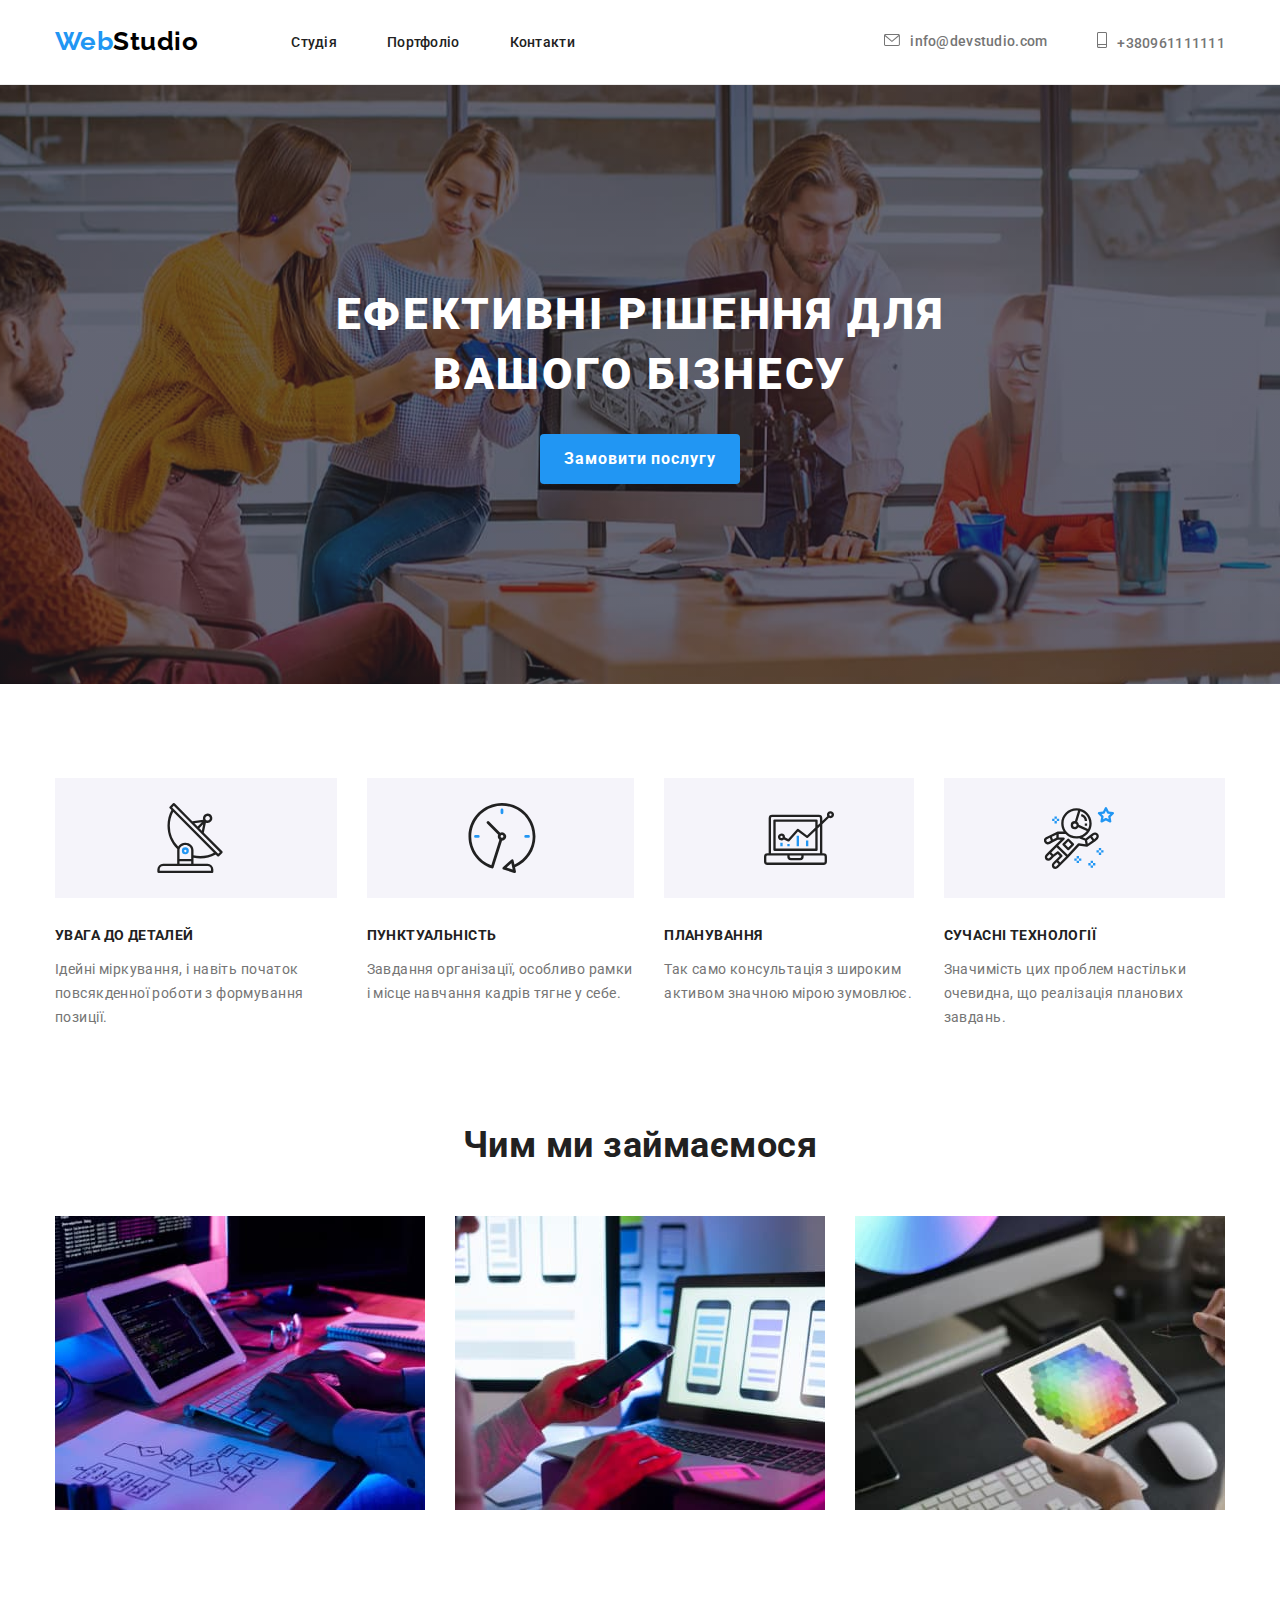
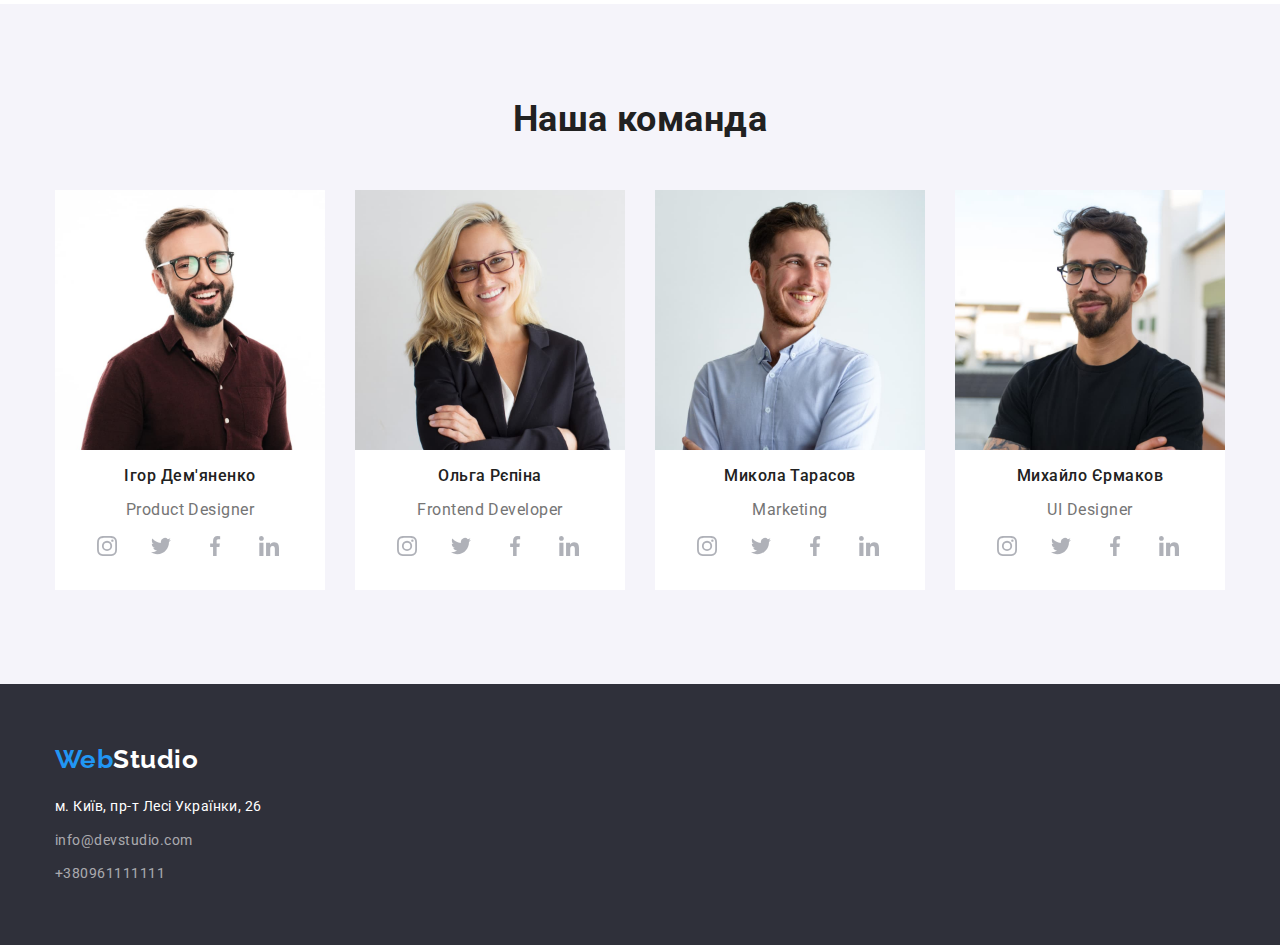
<file: index.html>
<!DOCTYPE html>
<html lang="uk">
  <head>
    <meta charset="UTF-8" />
    <meta http-equiv="X-UA-Compatible" content="IE=edge" />
    <meta name="viewport" content="width=device-width, initial-scale=1.0" />
    <title>Web Studio</title>
    <link rel="stylesheet" href="./CSS/modern-norm.css" />
    <link rel="stylesheet" href="CSS/styles.css" />
    <link
      href="https://fonts.googleapis.com/css2?family=Medula+One&family=Raleway:wght@700&family=Roboto:wght@400;500;700;900&display=swap"
      rel="stylesheet"
    />
  </head>
  <body>
    <!-- Шапка -->
    <header class="head-box">
      <div class="container box-top">
        <a href="index.html" class="logo">
          <span class="web-word">Web</span
          ><span class="studio-word">Studio</span>
        </a>
        <nav>
          <ul class="site-navig">
            <li><a href="./index.html">Студія</a></li>
            <li><a href="./portfolio.html">Портфоліо</a></li>
            <li><a href="#">Контакти</a></li>
          </ul>
        </nav>
        <ul class="contact-navig">
          <li class="mail">
            <a href="mailto:info@devstudio.com">
              <svg class="envelope">
                <use
                  href="./images/symbol-defs2.svg#icon-envelope-hover"
                ></use></svg
              >info@devstudio.com</a
            >
          </li>
          <li>
            <a href="tel:+380961111111">
              <svg class="smartphone">
                <use
                  href="./images/symbol-defs2.svg#icon-smartphone"
                ></use></svg
              >+380961111111</a
            >
          </li>
        </ul>
      </div>
    </header>

    <main>
      <!-- Герой -->

      <section class="hero">
        <div class="container">
          <h1 class="hero-title">Ефективні рішення для вашого бізнесу</h1>
          <button type="button" class="service-order">Замовити послугу</button>
        </div>
      </section>
      <!-- Наші переваги  -->
      <section class="advantages">
        <div class="container">
          <ul class="advantages-list">
            <li>
              <div class="advantage-icon">
                <svg class="icon-item">
                  <use href="./images/symbol-defs2.svg#icon-antenna-1"></use>
                </svg>
              </div>
              <h3 class="advantages-title">УВАГА ДО ДЕТАЛЕЙ</h3>
              <p class="advantages-text">
                Ідейні міркування, і навіть початок повсякденної роботи з
                формування позиції.
              </p>
            </li>
            <li>
              <div class="advantage-icon">
                <svg class="icon-item">
                  <use href="./images/symbol-defs2.svg#icon-clock-1"></use>
                </svg>
              </div>
              <h3 class="advantages-title">ПУНКТУАЛЬНІСТЬ</h3>
              <p class="advantages-text">
                Завдання організації, особливо рамки і місце навчання кадрів
                тягне у себе.
              </p>
            </li>
            <li>
              <div class="advantage-icon">
                <svg class="icon-item">
                  <use href="./images/symbol-defs2.svg#icon-diagram-1"></use>
                </svg>
              </div>
              <h3 class="advantages-title">ПЛАНУВАННЯ</h3>
              <p class="advantages-text">
                Так само консультація з широким активом значною мірою зумовлює.
              </p>
            </li>
            <li>
              <div class="advantage-icon">
                <svg class="icon-item">
                  <use href="./images/symbol-defs2.svg#icon-astronaut-1"></use>
                </svg>
              </div>
              <h3 class="advantages-title">СУЧАСНІ ТЕХНОЛОГІЇ</h3>
              <p class="advantages-text">
                Значимість цих проблем настільки очевидна, що реалізація
                планових завдань.
              </p>
            </li>
          </ul>
        </div>
      </section>
      <!-- Напрямки нашої діяльності -->
      <section class="activity">
        <div class="container">
          <div>
            <h2 class="activity-title">Чим ми займаємося</h2>
            <ul class="activity-list">
              <li>
                <a href=""
                  ><img
                    src="images/box1compress.jpg"
                    alt="Послуга 1"
                    width="370"
                /></a>
              </li>
              <li>
                <a href=""
                  ><img
                    src="images/box2compress.jpg"
                    alt="Послуга 2"
                    width="370"
                /></a>
              </li>
              <li>
                <a href=""
                  ><img
                    src="images/box3compress.jpg"
                    alt="Послуга 3"
                    width="370"
                /></a>
              </li>
            </ul>
          </div>
        </div>
      </section>
      <!-- Наші співробітники -->
      <section class="team">
        <div class="container">
          <h2 class="team-title">Наша команда</h2>
          <ul class="team-list">
            <li>
              <img
                src="images/img-teamcard-compres4.jpg"
                alt="Фото дизайнера"
                width="270"
              />
              <h3 class="team-member-name">Ігор Дем'яненко</h3>
              <p>Product Designer</p>
              <ul class="social-net">
                <a href=""
                  ><svg class="icon-team">
                    <use
                      href="./images/symbol-defs2.svg#icon-instagram-2"
                    ></use></svg
                ></a>
                <a href="">
                  <svg class="icon-team">
                    <use
                      href="./images/symbol-defs2.svg#icon-twitter-1"
                    ></use></svg
                ></a>
                <a href=""
                  ><svg class="icon-team">
                    <use
                      href="./images/symbol-defs2.svg#icon-facebook-1"
                    ></use></svg
                ></a>
                <a href=""
                  ><svg class="icon-team">
                    <use
                      href="./images/symbol-defs2.svg#icon-linkedin-1"
                    ></use></svg
                ></a>
              </ul>
            </li>
            <li>
              <img
                src="images/img-teamcard-compres1.jpg"
                alt="Фото розробниці"
                width="270"
              />
              <h3 class="team-member-name">Ольга Рєпіна</h3>
              <p>Frontend Developer</p>
              <ul class="social-net">
                <a href=""
                  ><svg class="icon-team">
                    <use
                      href="./images/symbol-defs2.svg#icon-instagram-2"
                    ></use></svg
                ></a>
                <a href="">
                  <svg class="icon-team">
                    <use
                      href="./images/symbol-defs2.svg#icon-twitter-1"
                    ></use></svg
                ></a>
                <a href=""
                  ><svg class="icon-team">
                    <use
                      href="./images/symbol-defs2.svg#icon-facebook-1"
                    ></use></svg
                ></a>
                <a href=""
                  ><svg class="icon-team">
                    <use
                      href="./images/symbol-defs2.svg#icon-linkedin-1"
                    ></use></svg
                ></a>
              </ul>
            </li>
            <li>
              <img
                src="images/img-teamcard-compres2.jpg"
                alt="Фото маркетолога"
                width="270"
              />
              <h3 class="team-member-name">Микола Тарасов</h3>
              <p>Marketing</p>
              <ul class="social-net">
                <a href=""
                  ><svg class="icon-team">
                    <use
                      href="./images/symbol-defs2.svg#icon-instagram-2"
                    ></use></svg
                ></a>
                <a href="">
                  <svg class="icon-team">
                    <use
                      href="./images/symbol-defs2.svg#icon-twitter-1"
                    ></use></svg
                ></a>
                <a href=""
                  ><svg class="icon-team">
                    <use
                      href="./images/symbol-defs2.svg#icon-facebook-1"
                    ></use></svg
                ></a>
                <a href=""
                  ><svg class="icon-team">
                    <use
                      href="./images/symbol-defs2.svg#icon-linkedin-1"
                    ></use></svg
                ></a>
              </ul>
            </li>
            <li>
              <img
                src="images/img-teamcard-compres3.jpg"
                alt="Фото UI дизайнера"
                width="270"
              />
              <h3 class="team-member-name">Михайло Єрмаков</h3>
              <p>UI Designer</p>
              <ul class="social-net">
                <a href=""
                  ><svg class="icon-team">
                    <use
                      href="./images/symbol-defs2.svg#icon-instagram-2"
                    ></use></svg
                ></a>
                <a href="">
                  <svg class="icon-team">
                    <use
                      href="./images/symbol-defs2.svg#icon-twitter-1"
                    ></use></svg
                ></a>
                <a href=""
                  ><svg class="icon-team">
                    <use
                      href="./images/symbol-defs2.svg#icon-facebook-1"
                    ></use></svg
                ></a>
                <a href=""
                  ><svg class="icon-team">
                    <use
                      href="./images/symbol-defs2.svg#icon-linkedin-1"
                    ></use></svg
                ></a>
              </ul>
            </li>
          </ul>
        </div>
      </section>
    </main>
    <footer class="bottom-block">
      <div class="container">
        <ul class="contact-foot">
          <li>
            <a href="index.html" class="logo-foot">
              <span class="web-word">Web</span
              ><span class="studio-word-white">Studio</span>
            </a>
          </li>
          <li class="post-addres">м. Київ, пр-т Лесі Українки, 26</li>
          <li class="contact-navig-foot">
            <a href="mailto:info@devstudio.com">info@devstudio.com</a>
          </li>
          <li class="contact-navig-foot">
            <a href="tel:+380961111111">+380961111111</a>
          </li>
        </ul>
      </div>
    </footer>
  </body>
</html>
</file>
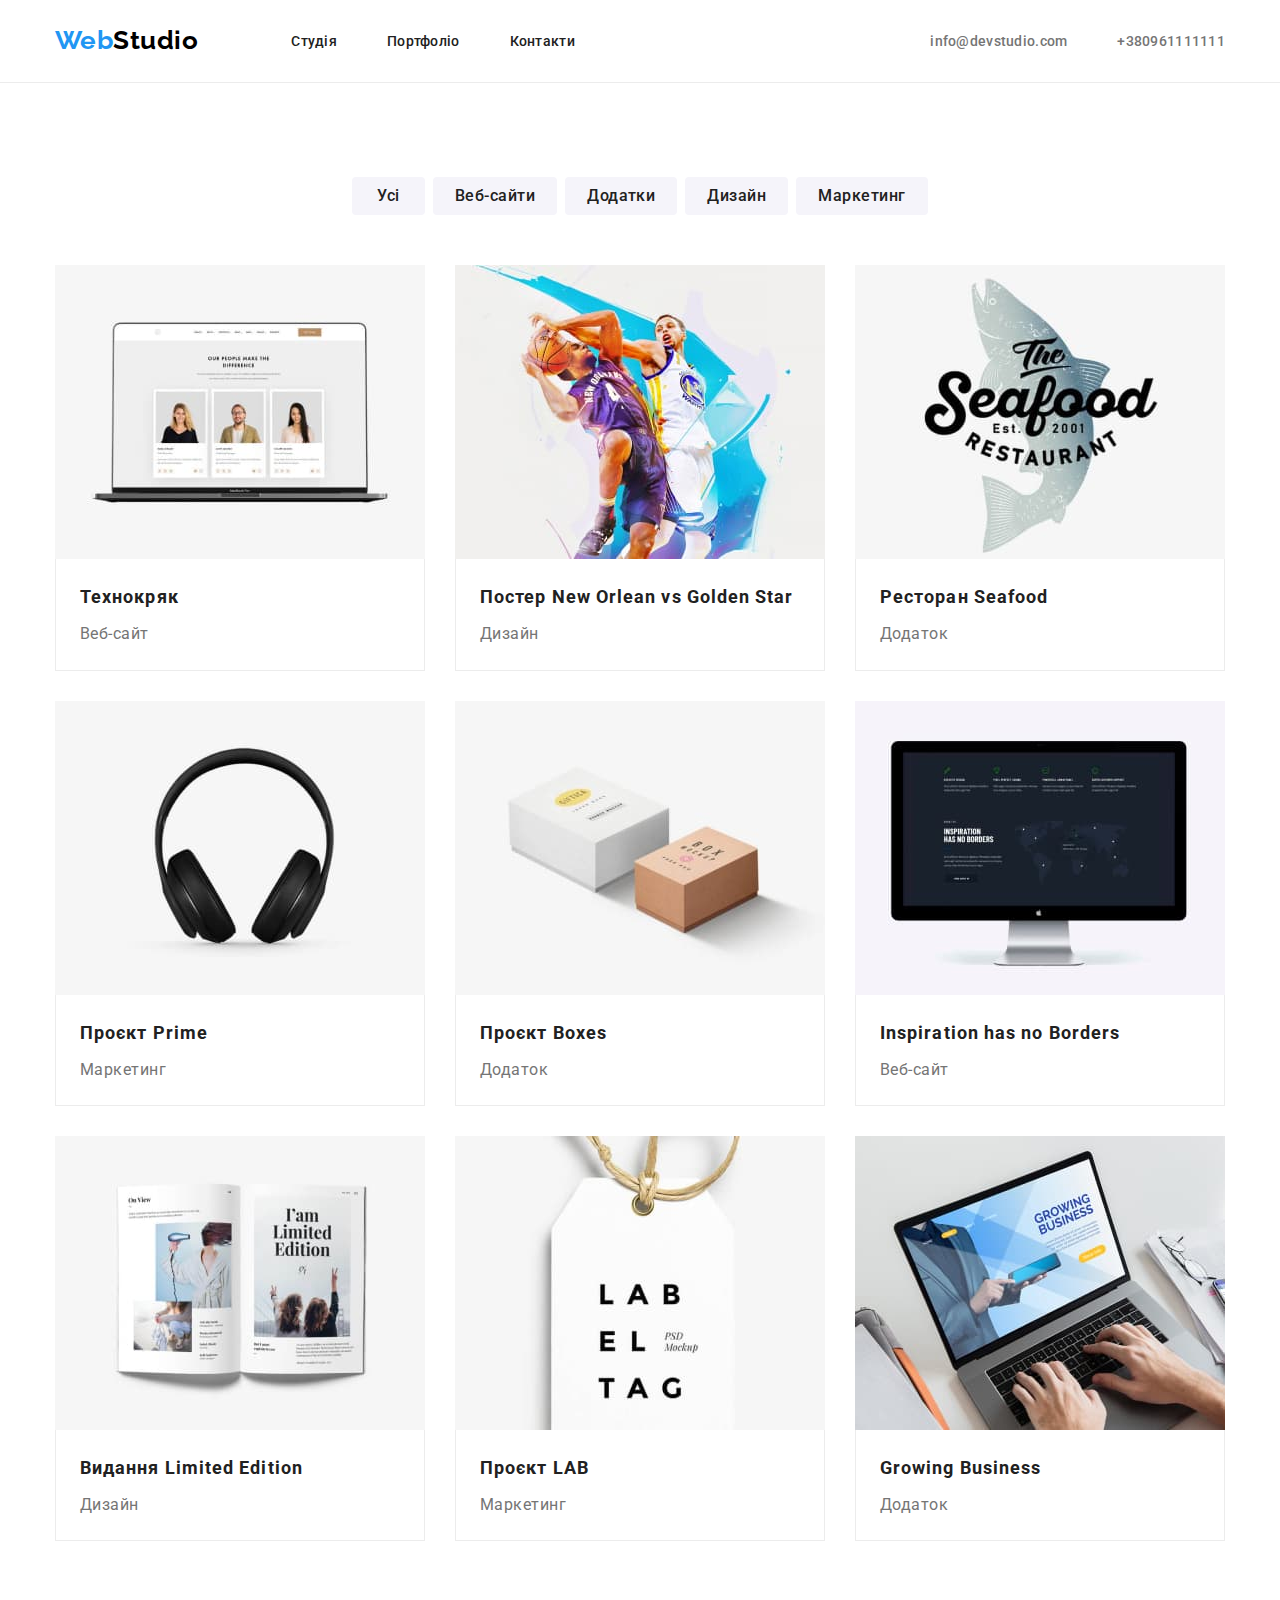
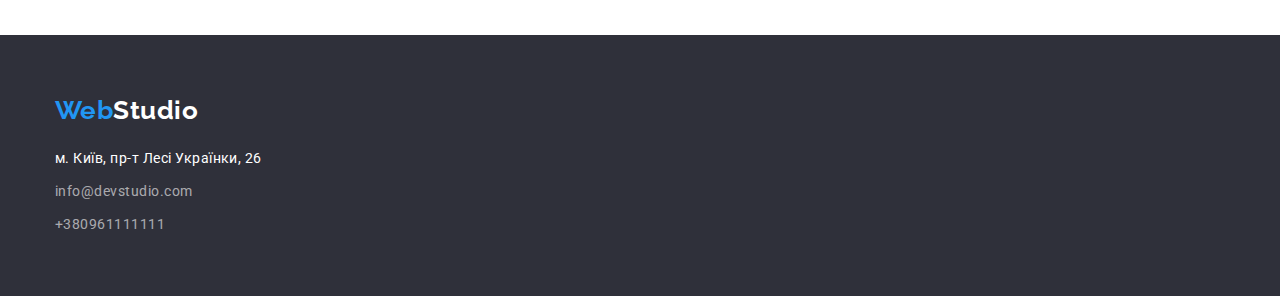
<file: portfolio.html>
<!DOCTYPE html>
<html lang="en">
  <head>
    <meta charset="UTF-8" />
    <meta http-equiv="X-UA-Compatible" content="IE=edge" />
    <meta name="viewport" content="width=device-width, initial-scale=1.0" />
    <title>Portfolio</title>
    <link rel="stylesheet" href="./CSS/modern-norm.css" />
    <link rel="stylesheet" href="CSS/styles.css" />
    <link
      href="https://fonts.googleapis.com/css2?family=Medula+One&family=Raleway:wght@700&family=Roboto:wght@400;500;700;900&display=swap"
      rel="stylesheet"
    />
  </head>
  <body>
    <!-- Шапка -->
    <header class="head-box">
      <div class="container box-top">
        <!-- <div class="box-top"> -->
        <a href="index.html" class="logo">
          <span class="web-word">Web</span
          ><span class="studio-word">Studio</span>
        </a>
        <nav>
          <ul class="site-navig">
            <li><a href="./index.html">Студія</a></li>
            <li><a href="./portfolio.html">Портфоліо</a></li>
            <li><a href="#">Контакти</a></li>
          </ul>
        </nav>
        <ul class="contact-navig">
          <li class="mail">
            <a href="mailto:info@devstudio.com">info@devstudio.com</a>
          </li>
          <li><a href="tel:+380961111111">+380961111111</a></li>
        </ul>
        <!-- </div> -->
      </div>
    </header>
    <main>
      <!-- Наше портфоліо -->
      <section class="portfolio">
        <div class="container">
          <!-- Навігація сторінки -->
          <ul class="portfolio-navig">
            <li>
              <button type="button" class="portfolio-navig-btn">
                <span class="first-btn">Усі</span>
              </button>
            </li>
            <li>
              <button type="button" class="portfolio-navig-btn">
                Веб-сайти
              </button>
            </li>
            <li>
              <button type="button" class="portfolio-navig-btn">Додатки</button>
            </li>
            <li>
              <button type="button" class="portfolio-navig-btn">Дизайн</button>
            </li>
            <li>
              <button type="button" class="portfolio-navig-btn">
                Маркетинг
              </button>
            </li>
          </ul>
          <!-- Приклади робіт -->
          <ul class="porfolio-list">
            <li>
              <a href="#"
                ><img
                  src="images/portfolio/img4.jpg"
                  alt="Постер веб-сайту"
                  width="370"
                />
                <div class="portfolio-once">
                  <h3 class="portfolio-item">Технокряк</h3>
                  <p class="portfolio-text">Веб-сайт</p>
                </div>
              </a>
            </li>
            <li>
              <a href="#"
                ><img
                  src="images/portfolio/img5.jpg"
                  alt="Приклад дизайну"
                  width="370"
                />
                <div class="portfolio-once">
                  <h3 class="portfolio-item">
                    Постер New Orlean vs Golden Star
                  </h3>
                  <p class="portfolio-text">Дизайн</p>
                </div>
              </a>
            </li>
            <li>
              <a href="#"
                ><img
                  src="images/portfolio/img6.jpg"
                  alt="Постер додатку"
                  width="370"
                />
                <div class="portfolio-once">
                  <h3 class="portfolio-item">Ресторан Seafood</h3>
                  <p class="portfolio-text">Додаток</p>
                </div>
              </a>
            </li>
            <li>
              <a href="#"
                ><img
                  src="images/portfolio/img7.jpg"
                  alt="Постер проекту"
                  width="370"
                />
                <div class="portfolio-once">
                  <h3 class="portfolio-item">Проєкт Prime</h3>
                  <p class="portfolio-text">Маркетинг</p>
                </div>
              </a>
            </li>
            <li>
              <a href="#"
                ><img
                  src="images/portfolio/img8.jpg"
                  alt="Постер додатку"
                  width="370"
                />
                <div class="portfolio-once">
                  <h3 class="portfolio-item">Проєкт Boxes</h3>
                  <p class="portfolio-text">Додаток</p>
                </div>
              </a>
            </li>
            <li>
              <a href="#"
                ><img
                  src="images/portfolio/img9.jpg"
                  alt="Постер веб-сайту"
                  width="370"
                />
                <div class="portfolio-once">
                  <h3 class="portfolio-item">Inspiration has no Borders</h3>
                  <p class="portfolio-text">Веб-сайт</p>
                </div>
              </a>
            </li>
            <li>
              <a href="#"
                ><img
                  src="images/portfolio/img10.jpg"
                  alt="Приклад дизайну"
                  width="370"
                />
                <div class="portfolio-once">
                  <h3 class="portfolio-item">Видання Limited Edition</h3>
                  <p class="portfolio-text">Дизайн</p>
                </div>
              </a>
            </li>
            <li>
              <a href="#"
                ><img
                  src="images/portfolio/img11.jpg"
                  alt="Постер проекту"
                  width="370"
                />
                <div class="portfolio-once">
                  <h3 class="portfolio-item">Проєкт LAB</h3>
                  <p class="portfolio-text">Маркетинг</p>
                </div>
              </a>
            </li>
            <li>
              <a href="#"
                ><img
                  src="images/portfolio/img12.jpg"
                  alt="Постер додатку"
                  width="370"
                />
                <div class="portfolio-once">
                  <h3 class="portfolio-item">Growing Business</h3>
                  <p class="portfolio-text">Додаток</p>
                </div>
              </a>
            </li>
          </ul>
        </div>
      </section>
    </main>
    <footer class="bottom-block">
      <div class="container">
        <ul class="contact-foot">
          <li>
            <a href="index.html" class="logo-foot">
              <span class="web-word">Web</span
              ><span class="studio-word-white">Studio</span>
            </a>
          </li>
          <li class="post-addres">м. Київ, пр-т Лесі Українки, 26</li>
          <li class="contact-navig-foot">
            <a href="mailto:info@devstudio.com">info@devstudio.com</a>
          </li>
          <li class="contact-navig-foot">
            <a href="tel:+380961111111">+380961111111</a>
          </li>
        </ul>
      </div>
    </footer>
  </body>
</html>
</file>
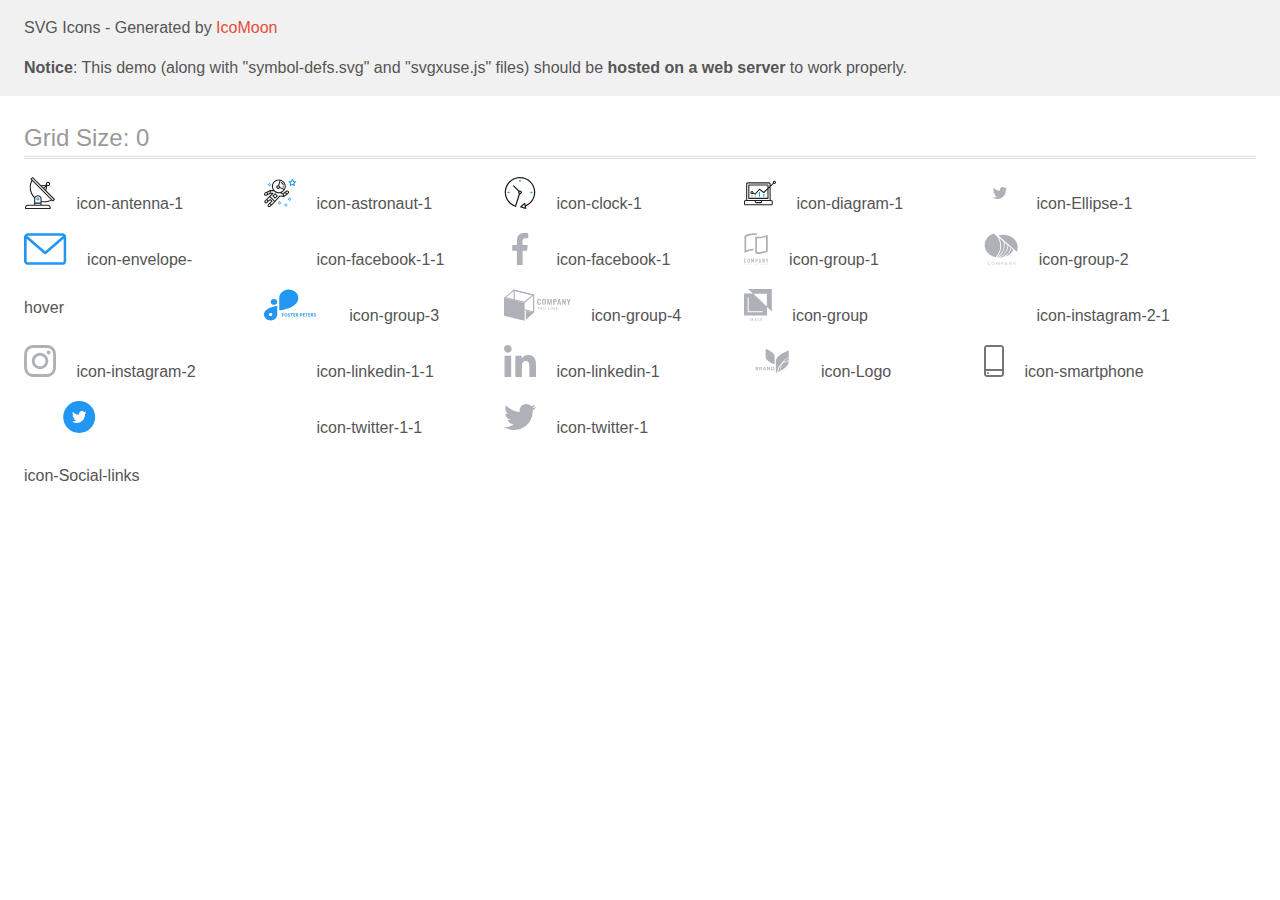
<file: images/Sprite/demo-external-svg.html>
<!doctype html>
<html>
<head>
    <title>IcoMoon - SVG Icons</title>
    <meta charset="utf-8">
    <meta name="viewport" content="width=device-width, initial-scale=1">
    <link rel="stylesheet" href="demo-files/demo.css">
    <link rel="stylesheet" href="style.css">
</head>
<body>
<header class="bgc1 clearfix">
<div class="mhl">
    <p>SVG Icons - Generated by <a href="https://icomoon.io/app">IcoMoon</a></p><p><strong>Notice</strong>: This demo (along with "symbol-defs.svg" and "svgxuse.js" files) should be <b>hosted on a web server</b> to work properly.</p>
</div>
</header>
    <div class="clearfix mhl ptl">
        <h1 class="mvm mtn fgc1">Grid Size: 0</h1>
        <div class="glyph fs1">
            <div class="clearfix pbs">
                <svg class="icon icon-antenna-1"><use xlink:href="symbol-defs.svg#icon-antenna-1"></use></svg><span class="name"> icon-antenna-1</span>
            </div>
        </div>
        <div class="glyph fs1">
            <div class="clearfix pbs">
                <svg class="icon icon-astronaut-1"><use xlink:href="symbol-defs.svg#icon-astronaut-1"></use></svg><span class="name"> icon-astronaut-1</span>
            </div>
        </div>
        <div class="glyph fs1">
            <div class="clearfix pbs">
                <svg class="icon icon-clock-1"><use xlink:href="symbol-defs.svg#icon-clock-1"></use></svg><span class="name"> icon-clock-1</span>
            </div>
        </div>
        <div class="glyph fs1">
            <div class="clearfix pbs">
                <svg class="icon icon-diagram-1"><use xlink:href="symbol-defs.svg#icon-diagram-1"></use></svg><span class="name"> icon-diagram-1</span>
            </div>
        </div>
        <div class="glyph fs1">
            <div class="clearfix pbs">
                <svg class="icon icon-Ellipse-1"><use xlink:href="symbol-defs.svg#icon-Ellipse-1"></use></svg><span class="name"> icon-Ellipse-1</span>
            </div>
        </div>
        <div class="glyph fs1">
            <div class="clearfix pbs">
                <svg class="icon icon-envelope-hover"><use xlink:href="symbol-defs.svg#icon-envelope-hover"></use></svg><span class="name"> icon-envelope-hover</span>
            </div>
        </div>
        <div class="glyph fs1">
            <div class="clearfix pbs">
                <svg class="icon icon-facebook-1-1"><use xlink:href="symbol-defs.svg#icon-facebook-1-1"></use></svg><span class="name"> icon-facebook-1-1</span>
            </div>
        </div>
        <div class="glyph fs1">
            <div class="clearfix pbs">
                <svg class="icon icon-facebook-1"><use xlink:href="symbol-defs.svg#icon-facebook-1"></use></svg><span class="name"> icon-facebook-1</span>
            </div>
        </div>
        <div class="glyph fs1">
            <div class="clearfix pbs">
                <svg class="icon icon-group-1"><use xlink:href="symbol-defs.svg#icon-group-1"></use></svg><span class="name"> icon-group-1</span>
            </div>
        </div>
        <div class="glyph fs1">
            <div class="clearfix pbs">
                <svg class="icon icon-group-2"><use xlink:href="symbol-defs.svg#icon-group-2"></use></svg><span class="name"> icon-group-2</span>
            </div>
        </div>
        <div class="glyph fs1">
            <div class="clearfix pbs">
                <svg class="icon icon-group-3"><use xlink:href="symbol-defs.svg#icon-group-3"></use></svg><span class="name"> icon-group-3</span>
            </div>
        </div>
        <div class="glyph fs1">
            <div class="clearfix pbs">
                <svg class="icon icon-group-4"><use xlink:href="symbol-defs.svg#icon-group-4"></use></svg><span class="name"> icon-group-4</span>
            </div>
        </div>
        <div class="glyph fs1">
            <div class="clearfix pbs">
                <svg class="icon icon-group"><use xlink:href="symbol-defs.svg#icon-group"></use></svg><span class="name"> icon-group</span>
            </div>
        </div>
        <div class="glyph fs1">
            <div class="clearfix pbs">
                <svg class="icon icon-instagram-2-1"><use xlink:href="symbol-defs.svg#icon-instagram-2-1"></use></svg><span class="name"> icon-instagram-2-1</span>
            </div>
        </div>
        <div class="glyph fs1">
            <div class="clearfix pbs">
                <svg class="icon icon-instagram-2"><use xlink:href="symbol-defs.svg#icon-instagram-2"></use></svg><span class="name"> icon-instagram-2</span>
            </div>
        </div>
        <div class="glyph fs1">
            <div class="clearfix pbs">
                <svg class="icon icon-linkedin-1-1"><use xlink:href="symbol-defs.svg#icon-linkedin-1-1"></use></svg><span class="name"> icon-linkedin-1-1</span>
            </div>
        </div>
        <div class="glyph fs1">
            <div class="clearfix pbs">
                <svg class="icon icon-linkedin-1"><use xlink:href="symbol-defs.svg#icon-linkedin-1"></use></svg><span class="name"> icon-linkedin-1</span>
            </div>
        </div>
        <div class="glyph fs1">
            <div class="clearfix pbs">
                <svg class="icon icon-Logo"><use xlink:href="symbol-defs.svg#icon-Logo"></use></svg><span class="name"> icon-Logo</span>
            </div>
        </div>
        <div class="glyph fs1">
            <div class="clearfix pbs">
                <svg class="icon icon-smartphone"><use xlink:href="symbol-defs.svg#icon-smartphone"></use></svg><span class="name"> icon-smartphone</span>
            </div>
        </div>
        <div class="glyph fs1">
            <div class="clearfix pbs">
                <svg class="icon icon-Social-links"><use xlink:href="symbol-defs.svg#icon-Social-links"></use></svg><span class="name"> icon-Social-links</span>
            </div>
        </div>
        <div class="glyph fs1">
            <div class="clearfix pbs">
                <svg class="icon icon-twitter-1-1"><use xlink:href="symbol-defs.svg#icon-twitter-1-1"></use></svg><span class="name"> icon-twitter-1-1</span>
            </div>
        </div>
        <div class="glyph fs1">
            <div class="clearfix pbs">
                <svg class="icon icon-twitter-1"><use xlink:href="symbol-defs.svg#icon-twitter-1"></use></svg><span class="name"> icon-twitter-1</span>
            </div>
        </div>
  </div>
<script defer src="svgxuse.js"></script>
</body>
</html>
</file>
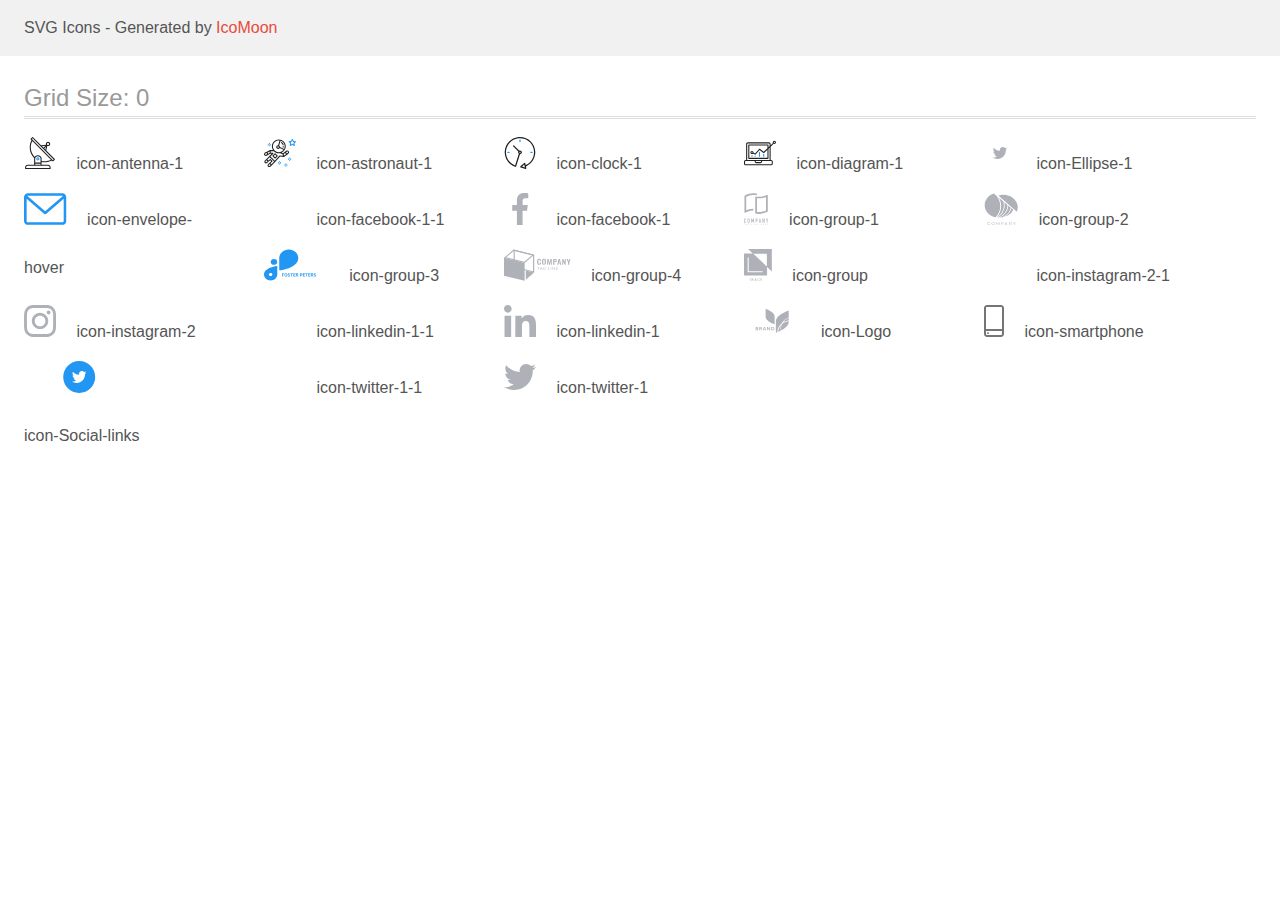
<file: images/Sprite/demo.html>
<!doctype html>
<html>
<head>
    <title>IcoMoon - SVG Icons</title>
    <meta charset="utf-8">
    <meta name="viewport" content="width=device-width, initial-scale=1">
    <link rel="stylesheet" href="demo-files/demo.css">
    <link rel="stylesheet" href="style.css">
</head>
<body>
<svg aria-hidden="true" style="position: absolute; width: 0; height: 0; overflow: hidden;" version="1.1" xmlns="http://www.w3.org/2000/svg" xmlns:xlink="http://www.w3.org/1999/xlink">
<defs>
<symbol id="icon-antenna-1" viewBox="0 0 32 32">
<path fill="#212121" style="fill: var(--color1, #212121)" d="M30.773 22.098l-8.443-8.505 0.937-4.616c0.225 0.090 0.485 0.144 0.758 0.146h0.007c0.008 0 0.017 0 0.026 0 1.192 0 2.159-0.967 2.159-2.159s-0.967-2.159-2.159-2.159c-1.192 0-2.159 0.967-2.159 2.159 0 0.259 0.046 0.508 0.13 0.739l-0.005-0.015-4.96 0.606-8.091-8.133c-0.096-0.098-0.229-0.159-0.376-0.16h-0c-0.14 0.001-0.274 0.057-0.373 0.155l-1.512 1.504c-0.096 0.097-0.156 0.23-0.156 0.377s0.060 0.281 0.156 0.377v0l0.814 0.825c-1.143 2.062-1.816 4.522-1.816 7.139 0 4.106 1.656 7.824 4.336 10.525l-0.001-0.001c0.043 0.041 0.092 0.074 0.146 0.097-0.032 0.164-0.051 0.353-0.052 0.546v6.188h-6.4c-1.472 0.001-2.666 1.194-2.667 2.666v1.067c0 0.295 0.239 0.534 0.534 0.534h24.534c0.294 0 0.533-0.239 0.533-0.534v-1.067c-0.002-1.472-1.195-2.665-2.666-2.666h-6.4v-2.742c1.003 0.21 2.024 0.317 3.049 0.32 2.58-0.003 5.005-0.663 7.117-1.822l-0.077 0.039 0.818 0.823c0.099 0.101 0.235 0.159 0.376 0.16 0.14-0.001 0.274-0.057 0.373-0.155l1.512-1.504c0.096-0.097 0.156-0.23 0.156-0.377s-0.060-0.281-0.156-0.377v0zM23.28 6.233c0.193-0.192 0.459-0.31 0.752-0.31 0.589 0 1.067 0.478 1.067 1.066s-0.477 1.066-1.067 1.066c-0 0-0 0-0 0h-0.004c-0.587-0.003-1.061-0.479-1.061-1.066 0-0.295 0.12-0.563 0.314-0.756l0-0h-0.002zM22.024 9.737l-0.598 2.946-1.175-1.183 1.774-1.763zM21.419 8.835l-1.92 1.909-1.486-1.493 3.406-0.416zM24.004 28.8c0.884 0 1.6 0.716 1.6 1.6v0 0.534h-23.466v-0.534c0-0.884 0.716-1.6 1.6-1.6v0h20.267zM16.538 26.666v1.067h-5.334v-1.067h5.334zM11.204 25.6v-4.053c0-1.294 1.196-2.346 2.667-2.346s2.667 1.053 2.667 2.346v4.053h-5.334zM17.604 23.904v-2.357c0-1.882-1.675-3.413-3.733-3.413-0.017-0-0.038-0-0.058-0-1.353 0-2.54 0.707-3.213 1.771l-0.009 0.016c-2.36-2.482-3.812-5.846-3.812-9.55 0-2.314 0.567-4.496 1.569-6.414l-0.036 0.077 18.602 18.709c-1.823 0.947-3.979 1.502-6.266 1.502-1.079 0-2.128-0.124-3.136-0.357l0.093 0.018zM28.893 23.22l-21.057-21.181 0.754-0.752 7.935 7.98c0.004 0 0.006 0.007 0.010 0.010l13.114 13.191-0.757 0.752z"></path>
<path fill="#2196f3" style="fill: var(--color2, #2196f3)" d="M13.876 20.267h-0.005c-0.001 0-0.002 0-0.002 0-0.884 0-1.6 0.716-1.6 1.6s0.715 1.599 1.597 1.6h0.005c0.001 0 0.001 0 0.002 0 0.884 0 1.6-0.716 1.6-1.6s-0.715-1.599-1.598-1.6h-0zM14.249 22.245c-0.096 0.096-0.229 0.155-0.376 0.155-0.295 0-0.534-0.239-0.534-0.534s0.238-0.533 0.532-0.533h0c0.293 0.001 0.531 0.239 0.531 0.533 0 0.148-0.060 0.282-0.157 0.378l-0 0h0.005z"></path>
</symbol>
<symbol id="icon-astronaut-1" viewBox="0 0 32 32">
<path fill="#2196f3" style="fill: var(--color2, #2196f3)" d="M31.974 4.524c-0.064-0.191-0.227-0.332-0.427-0.362l-0.003-0-1.911-0.278-0.855-1.731c-0.179-0.365-0.777-0.365-0.956 0l-0.855 1.731-1.911 0.278c-0.26 0.039-0.457 0.26-0.457 0.528 0 0.15 0.062 0.285 0.161 0.382l1.383 1.348-0.326 1.903c-0.034 0.2 0.048 0.402 0.212 0.522 0.166 0.12 0.383 0.135 0.562 0.040l1.709-0.899 1.709 0.899c0.072 0.038 0.157 0.061 0.247 0.061 0.295 0 0.534-0.239 0.534-0.534 0-0.031-0.003-0.062-0.008-0.092l0 0.003-0.326-1.903 1.383-1.348c0.099-0.097 0.161-0.233 0.161-0.382 0-0.059-0.009-0.115-0.027-0.168l0.001 0.004zM29.511 5.851c-0.126 0.122-0.183 0.299-0.153 0.472l0.191 1.114-1-0.526c-0.072-0.039-0.158-0.062-0.249-0.062s-0.177 0.023-0.252 0.063l0.003-0.001-1 0.526 0.191-1.114c0.005-0.027 0.008-0.059 0.008-0.091 0-0.149-0.061-0.285-0.16-0.381l-0-0-0.811-0.79 1.119-0.162c0.174-0.025 0.324-0.134 0.402-0.292l0.5-1.013 0.5 1.013c0.078 0.158 0.228 0.267 0.402 0.292l1.119 0.162-0.809 0.79zM26.134 20.522h-1.067v1.067h1.067v-1.067zM26.134 22.656h-1.067v1.066h1.067v-1.066zM27.2 21.589h-1.067v1.067h1.067v-1.067zM25.067 21.589h-1.067v1.067h1.067v-1.067zM22.4 26.389h-1.067v1.067h1.067v-1.067zM22.4 28.523h-1.067v1.067h1.067v-1.067zM23.467 27.456h-1.067v1.067h1.067v-1.067zM21.334 27.456h-1.067v1.067h1.067v-1.067zM16 24.256h-1.066v1.067h1.066v-1.067zM16 26.389h-1.066v1.067h1.066v-1.067zM17.067 25.322h-1.067v1.067h1.067v-1.067zM14.934 25.322h-1.067v1.067h1.067v-1.067zM5.867 6.122h-1.066v1.066h1.066v-1.066zM5.867 8.256h-1.066v1.066h1.066v-1.066zM6.933 7.189h-1.067v1.067h1.066v-1.067zM4.8 7.189h-1.067v1.067h1.067v-1.067z"></path>
<path fill="#212121" style="fill: var(--color1, #212121)" d="M24.715 14.16c-0.28-0.376-0.698-0.636-1.179-0.703l-0.009-0.001c-0.076-0.012-0.164-0.018-0.254-0.018-0.411 0-0.789 0.139-1.090 0.373l0.004-0.003-1.253 0.96-1.898 1.417-1.358-0.541c2.421-1.086 4.113-3.508 4.113-6.32 0-3.823-3.122-6.934-6.961-6.934s-6.961 3.11-6.961 6.934c0 1.386 0.415 2.674 1.12 3.759l-2.768-0.024c-0.009 0-0.016 0.005-0.023 0.005-0.057 0.003-0.11 0.014-0.159 0.033l0.004-0.001c-0.013 0.005-0.026 0.007-0.038 0.013-0.006 0.003-0.013 0.003-0.019 0.006l-3.233 1.596c-0 0-0.001 0-0.001 0.001l-1.893 0.91c-0.024 0.011-0.045 0.023-0.065 0.036l0.001-0.001c-0.482 0.324-0.795 0.867-0.795 1.483 0 0.297 0.073 0.577 0.201 0.823l-0.005-0.010c0.22 0.424 0.592 0.742 1.043 0.885l0.013 0.003c0.161 0.053 0.345 0.083 0.537 0.083 0.308 0 0.598-0.078 0.851-0.216l-0.009 0.005 1.388-0.738 2.264-1.169 1.357-0.008-5.442 5.415c0 0.001-0.001 0.001-0.001 0.001l-1.339 1.333c-0.303 0.299-0.491 0.714-0.491 1.173 0 0.002 0 0.003 0 0.005v-0c0.002 0.919 0.748 1.664 1.667 1.664 0.001 0 0.002 0 0.002 0h-0c0.428 0 0.854-0.162 1.18-0.485l1.314-1.309 1.741-1.3 0.901 0.897-3.102 3.088c-0.303 0.299-0.491 0.714-0.491 1.173 0 0.001 0 0.003 0 0.004v-0c0 0.445 0.174 0.864 0.49 1.179 0.302 0.3 0.717 0.485 1.176 0.485 0.001 0 0.002 0 0.003 0h-0c0.427 0 0.855-0.162 1.18-0.485l4.488-4.472c0.007-0.006 0.016-0.009 0.022-0.016l5.166-5.658 3.471 0.494c0.025 0.004 0.050 0.006 0.075 0.006 0.064 0 0.127-0.016 0.187-0.038 0.017-0.006 0.032-0.015 0.049-0.023 0.019-0.010 0.039-0.015 0.058-0.027l3.213-2.133c0.012-0.008 0.018-0.021 0.029-0.030 0.013-0.010 0.029-0.014 0.041-0.026l1.271-1.191c0.348-0.326 0.564-0.787 0.564-1.3 0-0.4-0.132-0.769-0.355-1.066l0.003 0.005zM2.13 17.77c-0.098 0.054-0.215 0.086-0.34 0.086-0.078 0-0.153-0.013-0.224-0.036l0.005 0.001c-0.294-0.093-0.504-0.364-0.504-0.683 0-0.235 0.114-0.444 0.289-0.575l0.002-0.001 1.314-0.632 0.316 0.924 0.133 0.389-0.992 0.527zM5.627 15.942l-1.548 0.8-0.255-0.746-0.184-0.537 2.027-1.001-0.040 1.484zM20.727 9.322c0 0.918-0.219 1.785-0.599 2.56l-4.181-1.899c-0.044-0.575-0.342-1.072-0.782-1.384l-0.006-0.004 1.464-4.861c2.377 0.757 4.104 2.975 4.104 5.588zM8.938 9.322c0-3.235 2.644-5.867 5.894-5.867 0.253 0 0.5 0.022 0.745 0.053l-1.432 4.753c-0.019 0-0.037-0.006-0.057-0.006-0 0-0.001 0-0.001 0-1.032 0-1.869 0.835-1.872 1.867v0c0.003 1.031 0.84 1.867 1.872 1.867 0 0 0 0 0.001 0h-0c0.695 0 1.295-0.383 1.618-0.944l3.863 1.755c-1.075 1.447-2.795 2.39-4.737 2.39-3.25 0-5.894-2.632-5.894-5.867zM14.895 10.122c0 0.441-0.362 0.8-0.806 0.8-0 0-0.001 0-0.001 0-0.443 0-0.802-0.358-0.804-0.8v-0c0-0.441 0.361-0.8 0.806-0.8s0.806 0.359 0.806 0.8zM2.464 25.146c-0.11 0.109-0.261 0.176-0.428 0.176s-0.317-0.067-0.427-0.175l0 0c-0.109-0.108-0.176-0.257-0.176-0.422s0.067-0.314 0.176-0.422l0-0 0.962-0.959 0.852 0.848-0.959 0.954zM5.678 28.88c-0.11 0.109-0.261 0.176-0.428 0.176s-0.317-0.067-0.427-0.175l0 0c-0.109-0.108-0.176-0.257-0.176-0.422s0.067-0.314 0.176-0.422l0-0 0.963-0.959 0.852 0.848-0.96 0.955zM9.16 25.411l-0.001 0.001-1.765 1.76-0.852-0.848 1.765-1.757c0.040-0.040 0.065-0.088 0.090-0.136 0.007-0.014 0.020-0.026 0.026-0.040 0.016-0.041 0.019-0.085 0.026-0.128 0.003-0.025 0.014-0.048 0.014-0.073 0-0.035-0.013-0.070-0.020-0.105-0.006-0.032-0.006-0.064-0.019-0.096-0.025-0.053-0.055-0.098-0.092-0.138l0 0c-0.010-0.012-0.014-0.026-0.025-0.038h-0.001s0-0.001-0.001-0.002l-1.607-1.6c-0.017-0.017-0.039-0.024-0.058-0.038-0.025-0.021-0.054-0.040-0.084-0.056l-0.003-0.001c-0.026-0.012-0.058-0.023-0.090-0.031l-0.003-0.001c-0.030-0.009-0.065-0.017-0.101-0.020l-0.002-0c-0.007-0-0.015-0-0.023-0-0.026 0-0.051 0.002-0.075 0.005l0.003-0c-0.036 0.005-0.069 0.009-0.104 0.021s-0.064 0.027-0.094 0.045c-0.020 0.011-0.043 0.015-0.061 0.029l-1.774 1.324-0.901-0.897 2.399-2.386 4.36 4.289-0.928 0.919zM15.979 18.394c-0.016-0.002-0.030 0.004-0.046 0.003-0.008-0-0.017-0.001-0.027-0.001-0.031 0-0.062 0.003-0.092 0.008l0.003-0c-0.070 0.011-0.132 0.035-0.187 0.070l0.002-0.001c-0.030 0.018-0.057 0.037-0.083 0.061-0.013 0.011-0.028 0.016-0.040 0.029l-4.698 5.146-4.328-4.256 2.833-2.818c0.096-0.097 0.156-0.23 0.156-0.377 0-0.295-0.239-0.534-0.534-0.534-0.001 0-0.001 0-0.002 0h0l-2.219 0.013 0.028-1.607 3.104 0.027c1.264 1.297 3.027 2.101 4.978 2.101 0.001 0 0.002 0 0.003 0h-0c0.438 0 0.864-0.046 1.28-0.122 0.040 0.032 0.080 0.064 0.129 0.085l2.41 0.96 0.152 0.758 0.178 0.886-3.003-0.427zM20.020 18.572l-0.313-1.558 1.446-1.080 0.946 1.257-2.080 1.381zM23.773 15.741l-0.837 0.785-0.931-1.236 0.831-0.637c0.155-0.119 0.351-0.168 0.543-0.143 0.193 0.027 0.364 0.128 0.48 0.284 0.088 0.117 0.141 0.265 0.141 0.426 0 0.206-0.087 0.391-0.226 0.521l-0 0z"></path>
<path fill="#212121" style="fill: var(--color1, #212121)" d="M13.602 18.544l-2.143-2.134c-0.096-0.096-0.229-0.155-0.376-0.155s-0.28 0.059-0.376 0.155l-2.143 2.133c-0.097 0.097-0.156 0.23-0.156 0.378s0.060 0.281 0.156 0.378l-0-0 2.142 2.134c0.096 0.096 0.229 0.156 0.376 0.156s0.28-0.059 0.376-0.156v0l2.143-2.134c0.097-0.097 0.157-0.23 0.157-0.378s-0.060-0.281-0.157-0.378l-0-0zM11.083 20.303l-1.387-1.381 1.386-1.381 1.387 1.381-1.387 1.381zM17.164 5.071l-0.258 1.036c0.071 0.018 1.738 0.452 1.738 2.149h1.067c0-2.017-1.666-2.965-2.547-3.184zM19.711 9.322h-1.067v1.066h1.067v-1.066z"></path>
</symbol>
<symbol id="icon-clock-1" viewBox="0 0 32 32">
<path fill="#212121" style="fill: var(--color1, #212121)" d="M31.296 15.301c-0.001-8.452-6.855-15.303-15.308-15.301s-15.303 6.855-15.301 15.308c0.002 6.788 4.422 12.543 10.541 14.545l0.108 0.031c0.061 0.019 0.123 0.029 0.187 0.029 0.12 0 0.238-0.032 0.342-0.094 0.135-0.080 0.236-0.207 0.283-0.357l3.865-12.25c1.054-0.004 1.906-0.859 1.906-1.913 0-1.056-0.856-1.913-1.913-1.913-0.303 0-0.59 0.071-0.845 0.196l0.011-0.005-5.106-5.107c-0.114-0.11-0.271-0.179-0.443-0.179-0.352 0-0.638 0.286-0.638 0.638 0 0.172 0.068 0.328 0.179 0.443l-0-0 5.103 5.109c-0.121 0.241-0.191 0.525-0.191 0.826 0 0.602 0.283 1.137 0.723 1.48l0.004 0.003-3.682 11.673c-7.278-2.681-11.004-10.754-8.324-18.032s10.754-11.004 18.032-8.323c7.278 2.681 11.004 10.754 8.323 18.032-1.345 3.581-4.003 6.406-7.374 7.938l-0.088 0.036-0.398-1.874c-0.063-0.291-0.318-0.506-0.624-0.506-0.164 0-0.313 0.062-0.426 0.163l0.001-0.001-3.837 3.426c-0.132 0.117-0.214 0.287-0.214 0.477 0 0.283 0.185 0.524 0.441 0.606l0.005 0.001 4.899 1.563c0.058 0.020 0.126 0.031 0.196 0.031 0.352 0 0.637-0.285 0.637-0.637 0-0.047-0.005-0.093-0.015-0.138l0.001 0.004-0.391-1.839c5.528-2.374 9.329-7.772 9.329-14.057 0-0.011 0-0.023-0-0.034v0.002zM15.992 14.664c0.352 0 0.638 0.286 0.638 0.638s-0.285 0.638-0.638 0.638v0c-0.352 0-0.638-0.286-0.638-0.638s0.286-0.638 0.638-0.638v0zM18.092 29.528l2.184-1.948 0.603 2.84-2.787-0.892z"></path>
<path fill="#2196f3" style="fill: var(--color2, #2196f3)" d="M15.354 3.185v1.275c0 0.352 0.286 0.638 0.638 0.638s0.638-0.285 0.638-0.638v0-1.275c0-0.352-0.285-0.638-0.638-0.638s-0.638 0.285-0.638 0.638v0zM3.876 14.664c-0.352 0-0.638 0.286-0.638 0.638s0.285 0.638 0.638 0.638h1.275c0.352 0 0.638-0.286 0.638-0.638s-0.285-0.638-0.638-0.638h-1.275zM28.108 15.939c0.352 0 0.638-0.286 0.638-0.638s-0.285-0.638-0.638-0.638h-1.275c-0.352 0-0.638 0.286-0.638 0.638s0.285 0.638 0.638 0.638h1.275z"></path>
</symbol>
<symbol id="icon-diagram-1" viewBox="0 0 32 32">
<path fill="#2196f3" style="fill: var(--color2, #2196f3)" d="M14.926 14.965h1.066v4.798h-1.066v-4.798zM19.19 17.097h1.066v2.665h-1.066v-2.665zM10.661 18.696h1.066v1.066h-1.066v-1.066zM7.463 18.163h1.066v1.599h-1.066v-1.599z"></path>
<path fill="#212121" style="fill: var(--color1, #212121)" d="M1.599 28.291h25.586c0 0 0 0 0 0 0.883 0 1.599-0.716 1.599-1.599v0-2.132c0-0.883-0.716-1.599-1.599-1.599v0h-0.533v-13.294l3.028-2.868c0.207 0.104 0.452 0.166 0.711 0.166 0.888 0 1.608-0.72 1.608-1.608s-0.72-1.608-1.608-1.608c-0.888 0-1.608 0.72-1.608 1.608 0 0.247 0.056 0.481 0.155 0.69l-0.004-0.010-2.281 2.162v-1.23c0-0.883-0.716-1.599-1.599-1.599v0h-21.323c-0.883 0-1.599 0.716-1.599 1.599v0 15.992h-0.533c-0.883 0-1.599 0.716-1.599 1.599v0 2.132c0 0.883 0.716 1.599 1.599 1.599v0zM30.384 4.837c0.294 0 0.533 0.239 0.533 0.533s-0.239 0.533-0.533 0.533v0c-0.294 0-0.533-0.239-0.533-0.533s0.239-0.533 0.533-0.533v0zM3.198 6.969c0-0.294 0.239-0.533 0.533-0.533h21.323c0.294 0 0.533 0.239 0.533 0.533v2.239l-1.066 1.013v-2.185c0-0.295-0.239-0.534-0.534-0.534h-19.189c-0.294 0-0.534 0.239-0.534 0.533v13.327c0 0.294 0.239 0.533 0.534 0.533h19.189c0.295 0 0.534-0.239 0.534-0.533v-9.675l1.066-1.010v12.283h-22.389v-15.991zM7.996 13.899c-0.001 0-0.003 0-0.005 0-0.883 0-1.599 0.716-1.599 1.599s0.716 1.599 1.599 1.599c0.432 0 0.824-0.172 1.112-0.45l-0 0 1.853 0.93c0.215 0.107 0.476 0.057 0.636-0.122l3.939-4.432 3.872 2.902c0.208 0.155 0.498 0.139 0.686-0.039l3.365-3.188v8.131h-18.123v-12.261h18.123v2.661l-3.771 3.572-3.904-2.927c-0.088-0.067-0.2-0.107-0.32-0.107-0.158 0-0.3 0.069-0.398 0.178l-0 0.001-3.993 4.493-1.493-0.746c0.011-0.064 0.017-0.128 0.020-0.193 0-0.883-0.716-1.599-1.599-1.599v0zM8.529 15.498c0 0.294-0.239 0.533-0.533 0.533s-0.533-0.239-0.533-0.533v0c0-0.294 0.239-0.533 0.533-0.533s0.533 0.239 0.533 0.533v0zM11.727 24.026h5.33v0.533c0 0.294-0.238 0.533-0.533 0.533h-4.265c-0.294 0-0.533-0.239-0.533-0.533v0-0.533zM1.067 24.56c0-0.294 0.238-0.533 0.533-0.533h9.062v0.533c0 0.883 0.716 1.599 1.599 1.599v0h4.265c0.883 0 1.599-0.716 1.599-1.599v0-0.533h9.062c0.294 0 0.533 0.239 0.533 0.533v2.132c0 0.294-0.239 0.533-0.533 0.533h-25.586c-0 0-0 0-0 0-0.294 0-0.533-0.239-0.533-0.533 0 0 0 0 0 0v0-2.132z"></path>
</symbol>
<symbol id="icon-Ellipse-1" viewBox="0 0 32 32">
<path fill="#fff" style="fill: var(--color3, #fff)" d="M32 16c0 0.006 0 0.013 0 0.020 0 4.412-1.791 8.405-4.686 11.293l-0 0c-2.888 2.895-6.881 4.687-11.293 4.687-0.007 0-0.014 0-0.021 0h0.001c-0.006 0-0.013 0-0.020 0-4.412 0-8.405-1.791-11.293-4.686l-0-0c-2.895-2.888-4.687-6.881-4.687-11.293 0-0.007 0-0.014 0-0.021v0.001c0-0.006 0-0.013 0-0.020 0-4.412 1.791-8.405 4.686-11.293l0-0c2.888-2.895 6.881-4.687 11.293-4.687 0.007 0 0.014 0 0.021 0h-0.001c0.006 0 0.013 0 0.020 0 4.412 0 8.405 1.791 11.293 4.686l0 0c2.895 2.888 4.687 6.881 4.687 11.293 0 0.007 0 0.014 0 0.021v-0.001z"></path>
<path fill="#afb1b8" style="fill: var(--color4, #afb1b8)" d="M23.273 11.49c-0.5 0.224-1.080 0.39-1.688 0.467l-0.031 0.003c0.618-0.371 1.083-0.945 1.306-1.627l0.006-0.021c-0.544 0.328-1.178 0.579-1.853 0.715l-0.038 0.006c-0.545-0.582-1.319-0.945-2.177-0.945-1.646 0-2.981 1.335-2.981 2.981 0 0.001 0 0.002 0 0.003v-0c0 0.236 0.020 0.464 0.070 0.68-2.479-0.121-4.673-1.309-6.147-3.119-0.256 0.432-0.407 0.952-0.407 1.508v0c0 1.033 0.531 1.948 1.324 2.478-0.496-0.014-0.958-0.148-1.362-0.375l0.015 0.008v0.033c0.001 1.439 1.017 2.64 2.37 2.927l0.020 0.003c-0.227 0.062-0.487 0.098-0.756 0.098-0.009 0-0.018-0-0.028-0h0.001c-0.014 0-0.030 0-0.047 0-0.183 0-0.362-0.019-0.534-0.054l0.017 0.003c0.386 1.181 1.483 2.049 2.786 2.078-1.006 0.793-2.292 1.271-3.69 1.271-0.003 0-0.005 0-0.008 0h0c-0.012 0-0.026 0-0.039 0-0.238 0-0.472-0.015-0.701-0.044l0.027 0.003c1.285 0.839 2.858 1.338 4.547 1.338 0.010 0 0.019-0 0.029-0h-0.002c5.487 0 8.487-4.545 8.487-8.486 0-0.131-0.004-0.259-0.011-0.385 0.59-0.425 1.087-0.938 1.481-1.526l0.014-0.021z"></path>
</symbol>
<symbol id="icon-envelope-hover" viewBox="0 0 43 32">
<path fill="#2196f3" style="fill: var(--color2, #2196f3)" d="M38.667 0h-34.667c-2.205 0-4 1.795-4 4v24c0 2.205 1.795 4 4 4h34.667c2.205 0 4-1.795 4-4v-24c0-2.205-1.795-4-4-4zM38.667 2.667c0.181 0 0.355 0.037 0.512 0.104l-17.845 15.467-17.845-15.467c0.151-0.065 0.327-0.104 0.512-0.104h34.667zM38.667 29.333h-34.667c-0.736 0-1.333-0.597-1.333-1.333v0-22.413l17.792 15.421c0.233 0.203 0.539 0.327 0.875 0.327s0.642-0.124 0.876-0.328l-0.002 0.001 17.792-15.421v22.413c0 0.736-0.597 1.333-1.333 1.333v0z"></path>
</symbol>
<symbol id="icon-facebook-1-1" viewBox="0 0 32 32">
<path fill="#fff" style="fill: var(--color3, #fff)" d="M21.328 5.312h2.923v-5.088c-1.232-0.143-2.66-0.224-4.107-0.224-0.052 0-0.104 0-0.157 0l0.008-0c-4.213 0-7.099 2.65-7.099 7.52v4.48h-4.646v5.688h4.646v14.312h5.699v-14.31h4.459l0.709-5.688h-5.17v-3.922c0-1.643 0.443-2.768 2.734-2.768z"></path>
</symbol>
<symbol id="icon-facebook-1" viewBox="0 0 32 32">
<path fill="#afb1b8" style="fill: var(--color4, #afb1b8)" d="M21.328 5.312h2.923v-5.088c-1.232-0.143-2.66-0.224-4.107-0.224-0.052 0-0.104 0-0.157 0l0.008-0c-4.213 0-7.099 2.65-7.099 7.52v4.48h-4.646v5.688h4.646v14.312h5.699v-14.31h4.459l0.709-5.688h-5.17v-3.922c0-1.643 0.443-2.768 2.734-2.768z"></path>
</symbol>
<symbol id="icon-group-1" viewBox="0 0 25 32">
<path fill="#afb1b8" style="fill: var(--color4, #afb1b8)" d="M10.532 1.806h-0.084c-0.129-0.008-0.258-0.011-0.388-0.014h-0.28c-0.244 0-0.494 0.006-0.741 0.018-0.008-0.001-0.018-0.001-0.028-0.001s-0.020 0-0.029 0.001l0.001-0c-2.376 0.138-4.582 0.733-6.576 1.696l0.104-0.045-0.266 0.128v13.626l0.623-0.212c0.546-0.188 1.129-0.357 1.731-0.513 1.488-0.398 3.202-0.638 4.967-0.661l0.014-0v1.79c-0.223 0.001-0.439 0.007-0.655 0.018h-0.052c-1.399 0.079-2.709 0.289-3.971 0.619l0.139-0.031c-1.734 0.441-3.254 1.050-4.666 1.83l0.1-0.051v-17.475c1.379-0.82 2.975-1.488 4.665-1.921l0.127-0.028c1.353-0.364 2.907-0.576 4.51-0.582h0.267c0.314 0.008 0.622 0.022 0.91 0.044 0.829 0.060 1.597 0.187 2.339 0.378l-0.090-0.020v1.762c-0.628-0.154-1.373-0.271-2.134-0.326l-0.045-0.003-0.044-0.004c-0.152-0.013-0.304-0.026-0.446-0.026zM13.633 3.607c0.391 0.030 0.796 0.044 1.205 0.044 1.689-0.007 3.324-0.228 4.881-0.639l-0.135 0.030c1.734-0.442 3.252-1.052 4.665-1.831l-0.101 0.051v17.163c-1.379 0.819-2.975 1.487-4.664 1.921l-0.127 0.028c-1.353 0.363-2.908 0.574-4.511 0.581h-0.004c-0.033 0-0.072 0-0.111 0-1.177 0-2.319-0.147-3.409-0.425l0.095 0.021v-17.275c0.265 0.062 0.537 0.118 0.814 0.164 0.455 0.077 0.934 0.133 1.401 0.167zM22.367 3.74l-0.623 0.209c-0.572 0.193-1.151 0.365-1.731 0.518-1.551 0.415-3.332 0.657-5.169 0.663h-0.004c-0.406 0-0.78-0.011-1.141-0.034l-0.497-0.033v14.017l0.426 0.037c0.395 0.035 0.803 0.052 1.214 0.052 1.45-0.006 2.853-0.198 4.189-0.553l-0.116 0.026c1.221-0.31 2.281-0.702 3.285-1.189l-0.102 0.044 0.266-0.128v-13.63z"></path>
<path fill="#afb1b8" style="fill: var(--color4, #afb1b8)" d="M1.684 25.977c-0.167-0.173-0.401-0.281-0.661-0.281-0.011 0-0.023 0-0.034 0.001l0.002-0c-0.004-0-0.009-0-0.014-0-0.139 0-0.272 0.028-0.393 0.078l0.007-0.003c-0.237 0.095-0.42 0.28-0.51 0.512l-0.002 0.006c-0.049 0.123-0.073 0.254-0.071 0.386v2.335c-0.006 0.164 0.026 0.328 0.092 0.479 0.055 0.12 0.135 0.226 0.234 0.313 0.093 0.078 0.202 0.135 0.32 0.166 0.114 0.031 0.231 0.048 0.349 0.048 0.13 0.001 0.258-0.026 0.377-0.081 0.351-0.156 0.591-0.5 0.591-0.901v-0.261h-0.611v0.208c0 0.004 0 0.009 0 0.014 0 0.070-0.013 0.136-0.037 0.198l0.001-0.004c-0.021 0.052-0.051 0.095-0.089 0.132l-0 0c-0.070 0.054-0.159 0.088-0.255 0.089h-0c-0.011 0.001-0.023 0.002-0.036 0.002-0.103 0-0.194-0.050-0.25-0.127l-0.001-0.001c-0.051-0.082-0.082-0.182-0.082-0.289 0-0.008 0-0.016 0.001-0.024l-0 0.001v-2.177c-0.004-0.121 0.022-0.24 0.075-0.349 0.056-0.087 0.153-0.143 0.262-0.143 0.013 0 0.025 0.001 0.038 0.002l-0.001-0c0.003-0 0.007-0 0.012-0 0.107 0 0.201 0.052 0.26 0.131l0.001 0.001c0.063 0.082 0.101 0.187 0.101 0.3 0 0.005-0 0.009-0 0.014v-0.001 0.202h0.604v-0.238c0-0.003 0-0.007 0-0.011 0-0.143-0.027-0.28-0.077-0.405l0.003 0.007c-0.048-0.128-0.117-0.237-0.205-0.329l0 0zM5.31 25.951c-0.186-0.158-0.429-0.255-0.694-0.257h-0c-0.124 0-0.248 0.023-0.364 0.066-0.252 0.090-0.451 0.276-0.557 0.511l-0.002 0.006c-0.062 0.142-0.092 0.297-0.089 0.452v2.239c-0.004 0.158 0.026 0.314 0.089 0.458 0.055 0.121 0.135 0.228 0.236 0.313 0.094 0.086 0.203 0.154 0.322 0.197 0.117 0.043 0.24 0.065 0.364 0.066 0.267-0.001 0.51-0.1 0.695-0.264l-0.001 0.001c0.097-0.087 0.176-0.194 0.23-0.313 0.063-0.144 0.093-0.301 0.089-0.458v-2.239c0-0.006 0-0.013 0-0.020 0-0.156-0.033-0.305-0.092-0.439l0.003 0.007c-0.057-0.128-0.135-0.237-0.23-0.327l-0-0zM5.025 28.969c0.001 0.010 0.002 0.023 0.002 0.035 0 0.114-0.047 0.216-0.123 0.289l-0 0c-0.077 0.065-0.178 0.105-0.287 0.105s-0.21-0.040-0.288-0.105l0.001 0.001c-0.076-0.073-0.123-0.175-0.123-0.289 0-0.012 0.001-0.025 0.002-0.037l-0 0.002v-2.239c-0.001-0.010-0.001-0.022-0.001-0.034 0-0.113 0.047-0.216 0.123-0.289l0-0c0.077-0.065 0.178-0.105 0.287-0.105s0.21 0.040 0.288 0.105l-0.001-0.001c0.076 0.073 0.123 0.175 0.123 0.289 0 0.012-0.001 0.025-0.002 0.037l0-0.002v2.24zM10.072 29.969v-4.24h-0.586l-0.771 2.244h-0.010l-0.777-2.244h-0.58v4.239h0.606v-2.578h0.011l0.593 1.823h0.302l0.598-1.823h0.010v2.578h0.606zM13.513 26.027c-0.093-0.105-0.211-0.185-0.342-0.232-0.124-0.042-0.267-0.066-0.416-0.066-0.008 0-0.016 0-0.024 0l0.001-0h-0.9v4.24h0.604v-1.656h0.311c0.189 0.009 0.376-0.031 0.545-0.116 0.139-0.078 0.251-0.188 0.329-0.32l0.002-0.004c0.070-0.113 0.117-0.238 0.138-0.369 0.021-0.133 0.033-0.287 0.033-0.444 0-0.013-0-0.027-0-0.040l0 0.002c0.006-0.203-0.014-0.407-0.059-0.606-0.043-0.153-0.12-0.284-0.223-0.39l0 0zM13.201 27.319c-0.003 0.081-0.023 0.157-0.057 0.224l0.001-0.003c-0.035 0.065-0.089 0.116-0.154 0.147l-0.002 0.001c-0.075 0.034-0.162 0.054-0.254 0.054-0.011 0-0.022-0-0.033-0.001l0.002 0h-0.276v-1.441h0.311c0.009-0 0.019-0.001 0.029-0.001 0.088 0 0.172 0.020 0.247 0.055l-0.004-0.002c0.062 0.036 0.111 0.090 0.141 0.154l0.001 0.002c0.033 0.074 0.051 0.155 0.053 0.236v0.282c0 0.098 0.006 0.201 0 0.291h-0.006zM16.374 25.729h-0.495l-0.934 4.24h0.604l0.177-0.911h0.823l0.178 0.911h0.604l-0.958-4.24zM15.817 28.481l0.297-1.537h0.011l0.295 1.537h-0.604zM20.277 28.283h-0.011l-0.912-2.554h-0.581v4.24h0.604v-2.55h0.012l0.923 2.549h0.568v-4.239h-0.604v2.554zM23.968 25.729l-0.486 1.686h-0.012l-0.486-1.686h-0.639l0.83 2.448v1.791h0.604v-1.791l0.83-2.447h-0.64zM0 31.166h0.291v0.817h0.198v-0.817h0.289v-0.167h-0.778v0.168zM2.447 30.998l-0.382 0.985h0.21l0.081-0.224h0.392l0.084 0.224h0.215l-0.391-0.985h-0.21zM2.417 31.593l0.134-0.365 0.134 0.365h-0.268zM4.866 31.62h0.228v0.127c-0.063 0.051-0.145 0.082-0.234 0.083h-0c-0.004 0-0.009 0-0.014 0-0.079 0-0.149-0.037-0.195-0.094l-0-0c-0.046-0.065-0.073-0.147-0.073-0.234 0-0.008 0-0.016 0.001-0.023l-0 0.001c0-0.219 0.095-0.329 0.283-0.329 0.006-0.001 0.014-0.001 0.021-0.001 0.097 0 0.178 0.067 0.201 0.157l0 0.001 0.194-0.038c-0.042-0.192-0.18-0.289-0.417-0.289-0.004-0-0.008-0-0.013-0-0.127 0-0.244 0.048-0.331 0.127l0-0c-0.088 0.087-0.143 0.208-0.143 0.342 0 0.013 0 0.026 0.002 0.038l-0-0.002c-0 0.007-0 0.015-0 0.023 0 0.132 0.048 0.254 0.127 0.347l-0.001-0.001c0.087 0.090 0.209 0.146 0.343 0.146 0.011 0 0.021-0 0.032-0.001l-0.001 0c0.005 0 0.010 0 0.016 0 0.155 0 0.296-0.060 0.402-0.157l-0 0v-0.388h-0.426v0.166zM7.337 30.998h-0.199v0.985h0.689v-0.167h-0.49v-0.817zM9.426 30.998h-0.199v0.985h0.199v-0.985zM11.469 31.655l-0.404-0.657h-0.193v0.985h0.185v-0.643l0.396 0.643h0.198v-0.985h-0.182v0.658zM13.315 31.549h0.49v-0.167h-0.49v-0.215h0.527v-0.168h-0.727v0.985h0.747v-0.167h-0.548v-0.266zM17.792 31.386h-0.388v-0.388h-0.197v0.984h0.197v-0.431h0.388v0.431h0.198v-0.985h-0.198v0.388zM19.649 31.549h0.492v-0.167h-0.492v-0.215h0.529v-0.168h-0.726v0.985h0.746v-0.167h-0.548v-0.266zM22.168 31.55c0.171-0.027 0.258-0.118 0.258-0.274 0.001-0.008 0.002-0.018 0.002-0.028 0-0.079-0.038-0.148-0.098-0.191l-0.001-0c-0.073-0.037-0.159-0.059-0.25-0.059-0.014 0-0.027 0-0.040 0.001l0.002-0h-0.417v0.984h0.198v-0.412h0.039c0.005-0 0.010-0 0.016-0 0.039 0 0.076 0.008 0.109 0.023l-0.002-0.001c0.029 0.018 0.053 0.042 0.070 0.072l0.215 0.313h0.236l-0.12-0.192c-0.054-0.096-0.128-0.175-0.215-0.235l-0.002-0.002zM21.969 31.413h-0.146v-0.247h0.156c0.012-0.001 0.027-0.002 0.042-0.002 0.057 0 0.111 0.009 0.163 0.026l-0.004-0.001c0.026 0.024 0.043 0.058 0.043 0.096 0 0.042-0.020 0.080-0.052 0.104l-0 0c-0.049 0.016-0.106 0.025-0.164 0.025-0.013 0-0.026-0-0.039-0.001l0.002 0zM24.068 31.549h0.49v-0.167h-0.49v-0.215h0.529v-0.168h-0.729v0.985h0.747v-0.167h-0.548v-0.266z"></path>
</symbol>
<symbol id="icon-group-2" viewBox="0 0 34 32">
<path fill="#afb1b8" style="fill: var(--color4, #afb1b8)" d="M5.643 31.315c0.012 0 0.024 0.003 0.035 0.008s0.021 0.011 0.030 0.018l-0-0 0.166 0.158c-0.13 0.129-0.289 0.232-0.468 0.302-0.184 0.069-0.397 0.109-0.62 0.109-0.015 0-0.030-0-0.045-0.001l0.002 0c-0.213 0.004-0.425-0.030-0.622-0.101-0.182-0.066-0.338-0.163-0.47-0.286l0.001 0.001c-0.128-0.121-0.231-0.268-0.301-0.432l-0.003-0.008c-0.067-0.162-0.106-0.35-0.106-0.548 0-0.006 0-0.012 0-0.018v0.001c-0-0.009-0-0.019-0-0.029 0-0.388 0.168-0.737 0.436-0.977l0.001-0.001c0.142-0.124 0.312-0.222 0.498-0.287 0.205-0.069 0.423-0.103 0.642-0.101 0.012-0 0.026-0 0.040-0 0.199 0 0.39 0.034 0.568 0.096l-0.012-0.004c0.165 0.062 0.316 0.149 0.447 0.255l-0.139 0.169c-0.010 0.012-0.022 0.022-0.035 0.030l-0.001 0c-0.014 0.008-0.031 0.013-0.048 0.013-0.003 0-0.005-0-0.008-0l0 0c-0.023-0.001-0.043-0.007-0.062-0.018l0.001 0-0.074-0.046-0.104-0.058c-0.095-0.046-0.205-0.081-0.321-0.1l-0.007-0.001c-0.069-0.012-0.149-0.018-0.23-0.018-0.006 0-0.013 0-0.019 0h0.001c-0.005-0-0.010-0-0.015-0-0.16 0-0.313 0.028-0.455 0.079l0.009-0.003c-0.14 0.049-0.26 0.122-0.363 0.214l0.001-0.001c-0.104 0.098-0.183 0.213-0.235 0.339-0.054 0.128-0.085 0.276-0.085 0.432 0 0.006 0 0.011 0 0.017v-0.001c-0 0.006-0 0.012-0 0.019 0 0.157 0.031 0.307 0.088 0.444l-0.003-0.008c0.051 0.125 0.13 0.239 0.231 0.338 0.095 0.091 0.213 0.164 0.345 0.21 0.136 0.049 0.281 0.073 0.427 0.072 0.085 0.001 0.17-0.004 0.254-0.014 0.211-0.022 0.4-0.106 0.55-0.234l-0.001 0.001c0.021-0.017 0.049-0.028 0.078-0.029h0zM10.441 30.517c0 0.005 0 0.011 0 0.017 0 0.197-0.041 0.384-0.116 0.553l0.003-0.009c-0.074 0.172-0.18 0.317-0.311 0.435l-0.001 0.001c-0.138 0.123-0.302 0.22-0.481 0.283l-0.010 0.003c-0.189 0.064-0.406 0.101-0.632 0.101s-0.443-0.037-0.646-0.105l0.014 0.004c-0.188-0.067-0.351-0.165-0.489-0.288l0.001 0.001c-0.133-0.12-0.24-0.267-0.313-0.432l-0.003-0.008c-0.071-0.166-0.112-0.359-0.112-0.562s0.041-0.396 0.116-0.572l-0.004 0.010c0.071-0.165 0.178-0.315 0.316-0.442 0.139-0.121 0.305-0.215 0.488-0.277 0.188-0.065 0.406-0.103 0.632-0.103s0.443 0.038 0.646 0.107l-0.014-0.004c0.184 0.065 0.351 0.162 0.49 0.286 0.137 0.126 0.244 0.274 0.314 0.435 0.077 0.181 0.115 0.373 0.112 0.565zM10.005 30.517c0-0.007 0-0.015 0-0.024 0-0.154-0.029-0.301-0.082-0.436l0.003 0.008c-0.101-0.26-0.308-0.459-0.566-0.548l-0.007-0.002c-0.137-0.047-0.295-0.074-0.459-0.074s-0.322 0.027-0.469 0.077l0.010-0.003c-0.136 0.049-0.254 0.121-0.352 0.214l0-0c-0.097 0.092-0.174 0.205-0.223 0.331l-0.002 0.006c-0.050 0.134-0.079 0.289-0.079 0.451s0.029 0.317 0.082 0.46l-0.003-0.009c0.101 0.261 0.309 0.46 0.569 0.547l0.007 0.002c0.296 0.097 0.622 0.097 0.918 0 0.133-0.046 0.253-0.119 0.35-0.211 0.1-0.098 0.175-0.213 0.222-0.338 0.056-0.145 0.082-0.298 0.079-0.451zM13.715 30.99l0.043 0.101c0.017-0.036 0.031-0.069 0.048-0.101 0.019-0.039 0.037-0.072 0.056-0.103l-0.002 0.004 1.061-1.677c0.021-0.029 0.040-0.047 0.061-0.053s0.047-0.009 0.073-0.009c0.005 0 0.010 0 0.015 0l-0.001-0h0.314v2.728h-0.372v-2.090c-0.001-0.014-0.002-0.031-0.002-0.047s0.001-0.033 0.002-0.049l-0 0.002-1.069 1.701c-0.015 0.026-0.036 0.047-0.062 0.061l-0.001 0c-0.026 0.014-0.057 0.023-0.090 0.023-0.001 0-0.001 0-0.002 0h-0.060c-0.001 0-0.001 0-0.002 0-0.033 0-0.063-0.008-0.090-0.023l0.001 0c-0.026-0.014-0.047-0.035-0.061-0.061l-0-0.001-1.099-1.711v2.189h-0.359v-2.722h0.313c0.004-0 0.009-0 0.015-0 0.026 0 0.051 0.003 0.075 0.010l-0.002-0c0.026 0.011 0.046 0.030 0.058 0.053l1.084 1.678c0.020 0.028 0.038 0.060 0.053 0.094l0.001 0.004zM17.71 30.855v1.021h-0.414v-2.723h0.926c0.175-0.003 0.349 0.018 0.517 0.059 0.134 0.034 0.259 0.091 0.366 0.17 0.089 0.070 0.159 0.16 0.205 0.262l0.002 0.004c0.050 0.111 0.073 0.23 0.071 0.349 0 0.005 0 0.011 0 0.017 0 0.246-0.117 0.465-0.299 0.603l-0.002 0.001c-0.107 0.082-0.232 0.143-0.368 0.18-0.14 0.040-0.301 0.064-0.468 0.064-0.012 0-0.023-0-0.035-0l-0.501-0.008zM17.71 30.562h0.503c0.109 0.002 0.218-0.013 0.322-0.041 0.089-0.026 0.166-0.066 0.234-0.119l-0.002 0.001c0.117-0.097 0.191-0.241 0.191-0.404 0-0.002 0-0.004-0-0.007v0c0.001-0.009 0.001-0.019 0.001-0.029 0-0.070-0.015-0.136-0.043-0.195l0.001 0.003c-0.035-0.074-0.084-0.136-0.144-0.185l-0.001-0.001c-0.139-0.093-0.31-0.149-0.493-0.149-0.023 0-0.046 0.001-0.069 0.003l0.003-0h-0.503v1.122zM23.294 31.88h-0.328c-0.002 0-0.004 0-0.006 0-0.032 0-0.061-0.009-0.086-0.026l0.001 0c-0.023-0.016-0.042-0.037-0.054-0.062l-0-0.001-0.282-0.658h-1.419l-0.293 0.658c-0.026 0.053-0.079 0.088-0.141 0.088-0.001 0-0.003-0-0.004-0h-0.329l1.246-2.728h0.432l1.263 2.728zM21.237 30.867h1.172l-0.494-1.11c-0.038-0.084-0.069-0.169-0.094-0.256l-0.048 0.142c-0.014 0.043-0.030 0.084-0.046 0.116l-0.49 1.108zM25.089 29.166c0.024 0.011 0.046 0.028 0.062 0.048l1.818 2.056v-2.117h0.372v2.728h-0.207c-0.001 0-0.003 0-0.005 0-0.029 0-0.057-0.006-0.082-0.017l0.001 0c-0.026-0.013-0.048-0.030-0.066-0.050l-0-0-1.816-2.054c0.001 0.014 0.001 0.030 0.001 0.047s-0.001 0.033-0.002 0.049l0-0.002v2.027h-0.372v-2.728h0.22c0.025 0 0.051 0.005 0.075 0.013zM30.402 30.795v1.083h-0.415v-1.082l-1.149-1.643h0.372c0.003-0 0.006-0 0.009-0 0.030 0 0.057 0.009 0.081 0.023l-0.001-0c0.023 0.018 0.042 0.039 0.056 0.062l0.718 1.060c0.029 0.046 0.054 0.087 0.075 0.126s0.038 0.078 0.053 0.115l0.053-0.117c0.021-0.043 0.044-0.084 0.071-0.124l0.709-1.067c0.015-0.022 0.033-0.041 0.053-0.058l0-0c0.023-0.017 0.051-0.027 0.082-0.027 0.003 0 0.006 0 0.008 0l-0-0h0.376l-1.15 1.65zM13.509 24.576c0.181 0.020 0.363 0.036 0.549 0.050 2.803-1.090 5.174-2.872 6.818-5.126s2.485-4.878 2.421-7.546l-3.090-2.683c0.629 2.84 0.335 5.775-0.848 8.478s-3.208 5.067-5.849 6.827z"></path>
<path fill="#afb1b8" style="fill: var(--color4, #afb1b8)" d="M12.407 24.451l0.083 0.015c2.822-1.755 4.973-4.203 6.176-7.031s1.402-5.904 0.571-8.83l-4.4-3.822c1.779 3.142 2.496 6.659 2.065 10.141-0.43 3.482-1.989 6.786-4.495 9.528zM27.328 15.106c-0.747 2.931-2.563 5.574-5.177 7.538-0.714 0.543-1.519 1.053-2.367 1.49l-0.092 0.043c2.129-0.543 4.085-1.504 5.718-2.808s2.901-2.917 3.703-4.714l-1.784-1.549z"></path>
<path fill="#afb1b8" style="fill: var(--color4, #afb1b8)" d="M26.628 14.674l-2.54-2.207c-0.049 2.517-0.872 4.976-2.385 7.122s-3.66 3.902-6.217 5.084h0.012c0.57 0 1.139-0.030 1.705-0.088 2.39-0.848 4.502-2.197 6.146-3.926s2.771-3.785 3.278-5.985zM12.774 3.17l-3.031-2.636c-2.709 0.91-5.039 2.509-6.686 4.588s-2.531 4.542-2.539 7.066c0.010 2.789 1.090 5.495 3.070 7.69 1.979 2.194 4.744 3.754 7.858 4.43 2.779-2.942 4.407-6.578 4.646-10.379s-0.924-7.57-3.319-10.758zM33.63 14.268c-0.011-3.308-1.528-6.478-4.221-8.818s-6.342-3.658-10.15-3.668c-0.008 0-0.018-0-0.028-0-1.831 0-3.59 0.305-5.231 0.867l0.114-0.034 18.556 16.122c0.605-1.313 0.958-2.849 0.96-4.468v-0.001z"></path>
</symbol>
<symbol id="icon-group-3" viewBox="0 0 65 32">
<path fill="#2196f3" style="fill: var(--color2, #2196f3)" d="M10.016 9.983h-0.002c-1.827 0-3.308 1.316-3.308 2.94v0.002c0 1.624 1.481 2.94 3.308 2.94h0.002c1.827 0 3.308-1.317 3.308-2.94v-0.002c0-1.624-1.481-2.941-3.308-2.941zM34.434 9.044c-0.005-2.255-1.016-4.418-2.81-6.012s-4.226-2.493-6.763-2.498c-2.539 0.004-4.972 0.902-6.767 2.497s-2.806 3.757-2.811 6.013v12.437s19.15-1.896 19.152-12.434v-0.002zM0 25.562c0.005 1.57 0.709 3.073 1.957 4.183s2.94 1.735 4.706 1.739c1.765-0.005 3.457-0.63 4.706-1.739s1.952-2.613 1.957-4.181v-8.654s-13.324 1.32-13.324 8.652zM6.662 27.112c-0.345 0-0.682-0.091-0.969-0.261-0.279-0.164-0.499-0.401-0.638-0.686l-0.004-0.009c-0.084-0.173-0.132-0.377-0.132-0.592 0-0.107 0.012-0.212 0.035-0.312l-0.002 0.009c0.067-0.301 0.233-0.578 0.477-0.794 0.243-0.214 0.547-0.364 0.882-0.423l0.011-0.002c0.103-0.019 0.221-0.030 0.341-0.030 0.239 0 0.469 0.043 0.68 0.122l-0.013-0.004c0.319 0.117 0.592 0.316 0.783 0.571s0.294 0.555 0.294 0.861c0.001 0.204-0.043 0.407-0.131 0.596-0.094 0.198-0.221 0.366-0.376 0.503l-0.002 0.001c-0.162 0.145-0.354 0.259-0.567 0.338-0.199 0.075-0.428 0.119-0.668 0.119-0 0-0.001 0-0.001 0h0v-0.006zM20.128 26.258h-1.286v1.328h-0.67v-3.251h2.117v0.542h-1.447v0.84h1.286v0.54zM23.346 26.035c0 0.32-0.056 0.6-0.169 0.841s-0.276 0.427-0.488 0.558c-0.199 0.124-0.44 0.197-0.698 0.197-0.008 0-0.017-0-0.025-0l0.001 0c-0.27 0-0.51-0.065-0.722-0.194-0.213-0.134-0.382-0.322-0.487-0.546l-0.003-0.008c-0.112-0.236-0.177-0.512-0.177-0.804 0-0.009 0-0.019 0-0.028l-0 0.001v-0.16c0-0.32 0.058-0.602 0.172-0.844 0.116-0.244 0.279-0.431 0.489-0.56 0.211-0.131 0.452-0.197 0.723-0.197s0.51 0.066 0.721 0.197c0.211 0.13 0.374 0.316 0.489 0.56 0.116 0.242 0.174 0.523 0.174 0.841v0.145zM22.668 25.887c0-0.341-0.061-0.6-0.183-0.777-0.108-0.161-0.29-0.266-0.496-0.266-0.009 0-0.018 0-0.028 0.001l0.001-0c-0.008-0-0.016-0.001-0.025-0.001-0.205 0-0.387 0.104-0.494 0.262l-0.001 0.002c-0.122 0.174-0.184 0.43-0.185 0.768v0.158c0 0.331 0.061 0.589 0.183 0.772s0.297 0.274 0.527 0.274c0.008 0 0.017 0.001 0.026 0.001 0.204 0 0.384-0.104 0.49-0.261l0.001-0.002c0.12-0.177 0.181-0.434 0.183-0.773v-0.158zM25.518 26.733c0-0.006 0.001-0.012 0.001-0.019 0-0.11-0.052-0.208-0.133-0.27l-0.001-0.001c-0.089-0.069-0.25-0.14-0.482-0.214-0.214-0.067-0.396-0.142-0.57-0.232l0.019 0.009c-0.37-0.2-0.554-0.469-0.554-0.806 0-0.175 0.049-0.332 0.147-0.469 0.1-0.139 0.242-0.246 0.427-0.324 0.186-0.077 0.395-0.116 0.625-0.116 0.232 0 0.439 0.042 0.621 0.127 0.181 0.084 0.322 0.201 0.421 0.355 0.101 0.152 0.152 0.328 0.152 0.522h-0.67c0-0.149-0.046-0.264-0.14-0.346-0.094-0.084-0.226-0.125-0.395-0.125-0.164 0-0.291 0.035-0.382 0.105-0.083 0.060-0.136 0.156-0.136 0.265 0 0.003 0 0.005 0 0.008v-0c0 0.106 0.053 0.194 0.158 0.266 0.107 0.071 0.264 0.138 0.471 0.2 0.381 0.114 0.658 0.257 0.833 0.427s0.261 0.381 0.261 0.634c0 0.281-0.107 0.503-0.32 0.663s-0.498 0.239-0.859 0.239c-0.25 0-0.478-0.046-0.683-0.137-0.193-0.082-0.352-0.211-0.469-0.373l-0.002-0.003c-0.1-0.15-0.16-0.335-0.16-0.533 0-0.007 0-0.014 0-0.022l-0 0.001h0.671c0 0.358 0.214 0.538 0.643 0.538 0.159 0 0.283-0.032 0.373-0.096 0.081-0.058 0.134-0.153 0.134-0.259 0-0.004-0-0.009-0-0.013l0 0.001zM29.092 24.878h-0.995v2.708h-0.67v-2.708h-0.981v-0.542h2.647v0.542zM31.431 26.178h-1.285v0.871h1.509v0.538h-2.178v-3.251h2.174v0.542h-1.505v0.775h1.286v0.524zM33.25 26.396h-0.533v1.19h-0.67v-3.251h1.208c0.384 0 0.68 0.086 0.888 0.257s0.312 0.413 0.312 0.725c0 0.222-0.048 0.408-0.145 0.556-0.108 0.156-0.255 0.278-0.429 0.35l-0.006 0.002 0.702 1.328v0.030h-0.718l-0.61-1.189zM32.717 25.854h0.541c0.168 0 0.297-0.042 0.39-0.126 0.086-0.084 0.139-0.201 0.139-0.33 0-0.009-0-0.017-0.001-0.026l0 0.001c0-0.154-0.043-0.274-0.131-0.362s-0.219-0.132-0.4-0.132h-0.538v0.975zM36.775 26.441v1.145h-0.67v-3.251h1.268c0.244 0 0.459 0.045 0.643 0.134 0.186 0.089 0.329 0.216 0.429 0.382 0.099 0.164 0.149 0.35 0.149 0.56 0 0.318-0.11 0.57-0.328 0.754-0.218 0.183-0.519 0.275-0.904 0.275h-0.587zM36.775 25.899h0.598c0.178 0 0.312-0.042 0.404-0.125 0.094-0.084 0.141-0.203 0.141-0.357 0-0.007 0.001-0.016 0.001-0.024 0-0.14-0.053-0.267-0.141-0.363l0 0c-0.094-0.098-0.223-0.149-0.389-0.152h-0.614v1.021zM41.011 26.178h-1.285v0.871h1.509v0.538h-2.178v-3.251h2.174v0.542h-1.505v0.775h1.286v0.524zM44.119 24.878h-0.996v2.708h-0.67v-2.708h-0.982v-0.542h2.648v0.542zM46.458 26.178h-1.285v0.871h1.509v0.538h-2.179v-3.251h2.174v0.542h-1.504v0.775h1.285v0.524zM48.277 26.396h-0.533v1.19h-0.67v-3.251h1.208c0.384 0 0.68 0.086 0.888 0.257s0.312 0.413 0.312 0.725c0 0.222-0.049 0.408-0.145 0.556-0.108 0.156-0.256 0.278-0.429 0.35l-0.006 0.002 0.703 1.328v0.030h-0.718l-0.61-1.189zM47.744 25.854h0.54c0.168 0 0.298-0.042 0.39-0.126 0.086-0.084 0.139-0.201 0.139-0.331 0-0.009-0-0.017-0.001-0.025l0 0.001c0-0.154-0.043-0.274-0.132-0.362-0.086-0.088-0.219-0.132-0.399-0.132h-0.538v0.975zM51.679 26.734c0-0.006 0.001-0.012 0.001-0.019 0-0.11-0.052-0.208-0.134-0.271l-0.001-0.001c-0.089-0.069-0.25-0.14-0.482-0.214-0.214-0.067-0.396-0.142-0.57-0.232l0.019 0.009c-0.37-0.2-0.554-0.469-0.554-0.806 0-0.175 0.050-0.332 0.147-0.469 0.1-0.139 0.242-0.246 0.427-0.324 0.186-0.077 0.395-0.116 0.625-0.116 0.232 0 0.439 0.042 0.621 0.127 0.181 0.084 0.322 0.201 0.421 0.355 0.101 0.152 0.152 0.328 0.152 0.522h-0.67c0-0.149-0.046-0.264-0.14-0.346-0.094-0.084-0.226-0.125-0.395-0.125-0.164 0-0.291 0.035-0.382 0.105-0.083 0.060-0.137 0.156-0.137 0.265 0 0.002 0 0.005 0 0.007v-0c0 0.106 0.053 0.194 0.159 0.266s0.264 0.138 0.471 0.2c0.381 0.114 0.658 0.257 0.833 0.427s0.261 0.381 0.261 0.634c0 0.281-0.107 0.503-0.32 0.663s-0.499 0.239-0.859 0.239c-0.25 0-0.478-0.046-0.683-0.137-0.193-0.082-0.352-0.211-0.469-0.373l-0.002-0.003c-0.1-0.15-0.16-0.335-0.16-0.533 0-0.007 0-0.014 0-0.022l-0 0.001h0.671c0 0.358 0.214 0.538 0.643 0.538 0.159 0 0.283-0.032 0.373-0.096 0.082-0.058 0.134-0.153 0.134-0.26 0-0.004-0-0.009-0-0.013l0 0.001z"></path>
</symbol>
<symbol id="icon-group-4" viewBox="0 0 67 32">
<path fill="#afb1b8" style="fill: var(--color4, #afb1b8)" d="M33.724 15.223c-0.271-0.35-0.435-0.795-0.435-1.278 0-0.048 0.002-0.095 0.005-0.142l-0 0.006v-2.051c0-0.628 0.142-1.106 0.428-1.433 0.284-0.327 0.774-0.489 1.468-0.488 0.652 0 1.116 0.139 1.389 0.417 0.299 0.355 0.444 0.789 0.411 1.226v0.482h-1.166v-0.489c0.004-0.159-0.007-0.319-0.034-0.477-0.020-0.116-0.081-0.214-0.166-0.283l-0.001-0.001c-0.105-0.070-0.234-0.112-0.373-0.112-0.018 0-0.035 0.001-0.052 0.002l0.002-0c-0.015-0.001-0.033-0.002-0.050-0.002-0.147 0-0.283 0.044-0.397 0.12l0.003-0.002c-0.096 0.077-0.166 0.185-0.193 0.309l-0.001 0.004c-0.030 0.14-0.047 0.302-0.047 0.467 0 0.014 0 0.028 0 0.042l-0-0.002v2.488c-0.019 0.24 0.033 0.48 0.149 0.698 0.061 0.075 0.139 0.133 0.23 0.168l0.004 0.001c0.068 0.027 0.148 0.043 0.231 0.043 0.025 0 0.050-0.001 0.074-0.004l-0.003 0c0.015 0.001 0.032 0.002 0.049 0.002 0.136 0 0.262-0.043 0.365-0.116l-0.002 0.001c0.090-0.075 0.153-0.18 0.174-0.299l0-0.003c0.027-0.165 0.040-0.332 0.036-0.498v-0.505h1.167v0.461c0.003 0.036 0.004 0.079 0.004 0.122 0 0.443-0.153 0.85-0.41 1.171l0.003-0.004c-0.268 0.304-0.725 0.457-1.397 0.457s-1.179-0.163-1.466-0.501zM38.583 15.245c-0.295-0.32-0.442-0.784-0.442-1.399v-2.157c0-0.609 0.147-1.070 0.442-1.383s0.787-0.469 1.478-0.467c0.686 0 1.176 0.156 1.471 0.467 0.294 0.313 0.444 0.774 0.444 1.383v2.156c0 0.609-0.149 1.077-0.449 1.398s-0.787 0.481-1.466 0.481-1.181-0.163-1.479-0.479zM40.604 14.727c0.106-0.199 0.154-0.419 0.14-0.638v-2.641c0.001-0.021 0.002-0.046 0.002-0.071 0-0.203-0.052-0.394-0.142-0.561l0.003 0.006c-0.062-0.076-0.142-0.135-0.234-0.17l-0.004-0.001c-0.068-0.027-0.146-0.042-0.229-0.042-0.028 0-0.056 0.002-0.083 0.005l0.003-0c-0.024-0.003-0.051-0.005-0.079-0.005-0.083 0-0.161 0.015-0.234 0.043l0.004-0.002c-0.096 0.036-0.177 0.096-0.239 0.171l-0.001 0.001c-0.107 0.195-0.154 0.41-0.14 0.626v2.652c-0.014 0.22 0.033 0.439 0.14 0.639 0.068 0.067 0.152 0.121 0.246 0.158 0.089 0.036 0.192 0.056 0.3 0.056s0.211-0.021 0.305-0.058l-0.006 0.002c0.095-0.037 0.178-0.091 0.246-0.158v-0.013zM43.381 9.902h1.256l0.944 3.979 0.967-3.979h1.222l0.124 5.743h-0.904l-0.097-3.991-0.932 3.991h-0.725l-0.966-4.006-0.090 4.006h-0.913l0.114-5.743zM49.301 9.902h1.957c1.127 0 1.691 0.543 1.691 1.631 0 1.041-0.594 1.562-1.781 1.56h-0.666v2.552h-1.208l0.007-5.744zM50.973 12.356c0.119 0.014 0.24 0.004 0.356-0.028 0.114-0.031 0.22-0.083 0.309-0.154 0.139-0.194 0.2-0.422 0.174-0.649 0.001-0.019 0.001-0.041 0.001-0.063 0-0.163-0.022-0.321-0.062-0.471l0.003 0.013c-0.019-0.061-0.050-0.114-0.089-0.158l0 0c-0.042-0.047-0.093-0.086-0.149-0.114l-0.003-0.001c-0.141-0.059-0.304-0.094-0.476-0.094-0.022 0-0.044 0.001-0.066 0.002l0.003-0h-0.469v1.717h0.469zM54.692 9.902h1.297l1.331 5.743h-1.126l-0.263-1.324h-1.157l-0.27 1.324h-1.143l1.331-5.743zM55.8 13.655l-0.452-2.411-0.452 2.411h0.903zM58.394 9.902h0.846l1.618 3.276v-3.276h1.003v5.743h-0.804l-1.628-3.42v3.42h-1.036l0.002-5.743zM64.209 13.454l-1.345-3.545h1.133l0.821 2.278 0.77-2.278h1.109l-1.329 3.546v2.19h-1.159v-2.19zM35.59 18.156v0.3h-0.986v2.334h-0.413v-2.334h-0.991v-0.3h2.389zM38.679 20.79h-0.319c-0.003 0-0.006 0-0.009 0-0.030 0-0.058-0.009-0.081-0.025l0 0c-0.023-0.015-0.041-0.035-0.052-0.060l-0-0.001-0.285-0.626h-1.367l-0.284 0.626c-0.009 0.028-0.024 0.052-0.044 0.071l-0 0c-0.023 0.016-0.052 0.025-0.082 0.025-0.003 0-0.005-0-0.008-0h-0.318l1.208-2.634h0.42l1.223 2.624zM36.679 19.812h1.14l-0.484-1.072c-0.031-0.067-0.061-0.15-0.086-0.235l-0.003-0.014c-0.017 0.050-0.031 0.098-0.045 0.14l-0.044 0.11-0.478 1.070zM40.762 20.531c0.076 0.004 0.151 0.004 0.228 0 0.065-0.006 0.129-0.016 0.193-0.031 0.059-0.012 0.117-0.028 0.174-0.048 0.053-0.018 0.107-0.042 0.161-0.065v-0.592h-0.483c-0.001 0-0.003 0-0.004 0-0.023 0-0.044-0.008-0.061-0.022l0 0c-0.008-0.006-0.014-0.013-0.018-0.021l-0-0c-0.004-0.007-0.006-0.015-0.006-0.024 0-0.001 0-0.002 0-0.003v0-0.202h0.937v1.010c-0.147 0.091-0.316 0.165-0.496 0.211l-0.013 0.003c-0.1 0.026-0.2 0.043-0.302 0.055-0.117 0.011-0.235 0.016-0.353 0.016-0.005 0-0.010 0-0.015 0-0.212 0-0.416-0.036-0.606-0.102l0.013 0.004c-0.186-0.065-0.347-0.158-0.486-0.277l0.002 0.002c-0.129-0.114-0.234-0.253-0.308-0.409l-0.003-0.008c-0.070-0.156-0.111-0.338-0.111-0.529 0-0.006 0-0.012 0-0.019v0.001c-0-0.005-0-0.010-0-0.016 0-0.193 0.040-0.377 0.112-0.543l-0.003 0.009c0.069-0.156 0.176-0.299 0.311-0.417 0.138-0.119 0.302-0.211 0.484-0.273 0.206-0.068 0.427-0.101 0.647-0.098 0.112 0 0.225 0.007 0.336 0.023 0.098 0.014 0.195 0.036 0.287 0.067 0.085 0.027 0.166 0.063 0.242 0.105 0.074 0.041 0.144 0.087 0.211 0.137l-0.116 0.163c-0.010 0.015-0.023 0.027-0.039 0.035l-0.001 0c-0.016 0.009-0.035 0.014-0.055 0.014h-0c-0.028-0.001-0.053-0.008-0.075-0.021l0.001 0c-0.049-0.023-0.088-0.044-0.126-0.066l0.007 0.004c-0.045-0.025-0.099-0.049-0.154-0.069l-0.008-0.002c-0.062-0.022-0.136-0.042-0.213-0.057l-0.009-0.001c-0.087-0.015-0.188-0.023-0.29-0.023-0.006 0-0.011 0-0.017 0h0.001c-0.004-0-0.010-0-0.015-0-0.162 0-0.317 0.027-0.462 0.076l0.010-0.003c-0.134 0.046-0.256 0.117-0.356 0.208-0.095 0.090-0.171 0.199-0.222 0.321l-0.002 0.006c-0.051 0.13-0.081 0.281-0.081 0.439s0.030 0.309 0.084 0.448l-0.003-0.008c0.053 0.124 0.135 0.237 0.242 0.332 0.099 0.090 0.219 0.161 0.352 0.208 0.154 0.046 0.316 0.063 0.479 0.052zM44.612 20.49h1.319v0.3h-1.722v-2.634h0.412l-0.009 2.334zM47.303 20.79h-0.412v-2.634h0.412v2.634zM48.84 18.169c0.025 0.012 0.046 0.028 0.063 0.047l0 0 1.766 1.985c-0.001-0.014-0.002-0.030-0.002-0.047s0.001-0.033 0.002-0.049l-0 0.002v-1.963h0.36v2.645h-0.208c-0.004 0-0.009 0-0.014 0-0.027 0-0.054-0.006-0.077-0.016l0.001 0c-0.025-0.013-0.047-0.030-0.065-0.050l-0-0-1.764-1.984v2.048h-0.346v-2.634h0.215c0.023 0 0.047 0.004 0.068 0.012zM54.070 18.156v0.289h-1.463v0.87h1.186v0.279h-1.186v0.9h1.463v0.289h-1.889v-2.628h1.889zM10.782 1.889l18.343 4.496v15.757l-18.343-4.494v-15.76zM9.605 0.545v17.868l20.693 5.075v-17.866l-20.693-5.076z"></path>
<path fill="#afb1b8" style="fill: var(--color4, #afb1b8)" d="M20.696 31.781l-20.696-5.079v-17.865l20.696 5.077v17.867z"></path>
<path fill="#afb1b8" style="fill: var(--color4, #afb1b8)" d="M9.948 1.686l18.103 4.44-7.698 6.649-18.107-4.442 7.702-6.647zM9.605 0.545l-9.605 8.292 20.696 5.077 9.603-8.294-20.693-5.075zM21.86 30.776l8.439-7.288-8.439-2.069v9.358z"></path>
</symbol>
<symbol id="icon-group" viewBox="0 0 28 32">
<path fill="#afb1b8" style="fill: var(--color4, #afb1b8)" d="M4.085 0l4.771 4.517-8.857-0.005v21.915h23.149v-8.379l4.766 4.512v-22.559h-23.83zM22.939 17.517l-13.528-12.807h13.528v12.807zM18.739 23.22h-15.076v-14.738h1.066v13.74h14.011v0.997zM7.224 29.345l-0.557 1.147-0.557-1.147h-0.467l0.813 1.529v0.891h0.422v-0.891l0.811-1.529h-0.465zM7.924 31.765l0.196-0.564h0.938l0.197 0.564h0.439l-0.916-2.42h-0.378l-0.914 2.42h0.437zM8.588 29.859l0.351 1.004h-0.701l0.351-1.004zM10.806 30.804c-0.057 0.085-0.091 0.19-0.091 0.303 0 0.001 0 0.003 0 0.004v-0c0 0.204 0.072 0.37 0.214 0.497s0.336 0.19 0.575 0.19c0.239 0 0.445-0.065 0.618-0.195l0.136 0.161h0.468l-0.355-0.421c0.14-0.191 0.209-0.435 0.209-0.733h-0.351c0 0.163-0.034 0.311-0.101 0.444l-0.468-0.552 0.165-0.12c0.1-0.068 0.184-0.152 0.249-0.249l0.002-0.003c0.048-0.079 0.076-0.174 0.076-0.275 0-0.001 0-0.003-0-0.004v0c0-0.003 0-0.006 0-0.009 0-0.149-0.065-0.283-0.169-0.374l-0.001-0c-0.108-0.097-0.251-0.157-0.408-0.157-0.008 0-0.017 0-0.025 0l0.001-0c-0.195 0-0.35 0.056-0.465 0.166s-0.173 0.259-0.173 0.449c0 0.078 0.018 0.157 0.054 0.241 0.038 0.083 0.104 0.184 0.197 0.302-0.179 0.129-0.3 0.24-0.36 0.334zM11.898 31.34c-0.104 0.084-0.237 0.135-0.382 0.136h-0c-0.006 0-0.013 0-0.020 0-0.104 0-0.199-0.040-0.27-0.106l0 0c-0.067-0.066-0.108-0.157-0.108-0.259 0-0.005 0-0.009 0-0.014l-0 0.001c0-0.129 0.067-0.245 0.2-0.346l0.052-0.037 0.528 0.624zM11.464 30.267c-0.114-0.141-0.172-0.257-0.172-0.351 0-0.081 0.024-0.148 0.070-0.201 0.044-0.049 0.107-0.081 0.178-0.081 0.004 0 0.007 0 0.010 0l-0.001-0c0.003-0 0.006-0 0.009-0 0.067 0 0.127 0.026 0.173 0.068l-0-0c0.048 0.045 0.072 0.099 0.072 0.161 0 0.003 0 0.006 0 0.009 0 0.090-0.040 0.171-0.103 0.226l-0 0-0.052 0.041-0.184 0.127zM15.404 31.582c0.166-0.145 0.261-0.347 0.286-0.605h-0.419c-0.022 0.173-0.075 0.296-0.158 0.37s-0.208 0.112-0.372 0.112c-0.18 0-0.318-0.069-0.412-0.206s-0.14-0.337-0.14-0.599v-0.214c0.003-0.259 0.052-0.453 0.15-0.587 0.099-0.134 0.24-0.201 0.422-0.201 0.157 0 0.276 0.039 0.357 0.116s0.133 0.202 0.153 0.376h0.419c-0.027-0.265-0.121-0.47-0.285-0.615s-0.378-0.218-0.645-0.218c-0.198 0-0.373 0.048-0.525 0.142-0.152 0.097-0.271 0.234-0.345 0.396l-0.002 0.006c-0.077 0.169-0.122 0.367-0.122 0.576 0 0.010 0 0.020 0 0.030l-0-0.001v0.226c0.003 0.223 0.045 0.418 0.125 0.587s0.193 0.298 0.339 0.39c0.148 0.091 0.318 0.136 0.511 0.136 0.276 0 0.497-0.072 0.663-0.216zM17.875 31.243c0.082-0.18 0.123-0.388 0.123-0.625v-0.134c0-0.007 0-0.016 0-0.024 0-0.216-0.047-0.421-0.131-0.605l0.004 0.009c-0.077-0.171-0.199-0.31-0.35-0.406l-0.004-0.002c-0.152-0.095-0.326-0.143-0.524-0.143s-0.372 0.048-0.525 0.144c-0.152 0.095-0.27 0.233-0.354 0.414-0.079 0.175-0.125 0.38-0.125 0.595 0 0.011 0 0.021 0 0.032l-0-0.002v0.136c0.001 0.232 0.043 0.436 0.126 0.613 0.084 0.178 0.203 0.315 0.356 0.411 0.154 0.095 0.329 0.143 0.525 0.143 0.199 0 0.374-0.048 0.526-0.143 0.152-0.097 0.27-0.234 0.352-0.413zM17.425 29.874c0.102 0.143 0.152 0.349 0.152 0.618v0.126c0 0.272-0.050 0.48-0.151 0.622-0.099 0.142-0.242 0.213-0.429 0.213-0.005 0-0.011 0-0.017 0-0.171 0-0.323-0.086-0.413-0.216l-0.001-0.002c-0.104-0.145-0.155-0.351-0.155-0.617v-0.14c0.002-0.26 0.054-0.462 0.156-0.603 0.091-0.13 0.24-0.215 0.409-0.215 0.006 0 0.012 0 0.018 0l-0.001-0c0.187 0 0.33 0.072 0.431 0.214z"></path>
</symbol>
<symbol id="icon-instagram-2-1" viewBox="0 0 32 32">
<path fill="#fff" style="fill: var(--color3, #fff)" d="M31.968 9.408c-0.074-1.701-0.349-2.869-0.742-3.882-0.424-1.111-1.054-2.059-1.85-2.837l-0.001-0.001c-0.78-0.792-1.724-1.419-2.778-1.827l-0.054-0.018c-1.019-0.394-2.181-0.667-3.882-0.742-1.712-0.082-2.256-0.101-6.602-0.101-4.344 0-4.888 0.019-6.595 0.094-1.699 0.074-2.869 0.349-3.88 0.742-1.112 0.424-2.060 1.054-2.839 1.85l-0.001 0.001c-0.791 0.78-1.418 1.724-1.825 2.778l-0.018 0.054c-0.395 1.019-0.669 2.181-0.744 3.882-0.082 1.712-0.101 2.256-0.101 6.602 0 4.344 0.019 4.888 0.094 6.595 0.075 1.701 0.35 2.869 0.744 3.882 0.426 1.11 1.055 2.057 1.849 2.837l0.001 0.001c0.8 0.813 1.77 1.443 2.832 1.843 1.019 0.395 2.182 0.67 3.882 0.744 1.707 0.075 2.251 0.094 6.595 0.094 4.346 0 4.89-0.019 6.595-0.094 1.701-0.074 2.869-0.349 3.882-0.742 2.157-0.85 3.833-2.526 4.664-4.628l0.019-0.055c0.394-1.019 0.669-2.182 0.744-3.882 0.075-1.707 0.093-2.251 0.093-6.595s-0.006-4.888-0.080-6.595zM29.088 22.474c-0.070 1.563-0.333 2.406-0.55 2.97-0.552 1.399-1.64 2.486-3.004 3.024l-0.036 0.012c-0.56 0.219-1.411 0.482-2.968 0.55-1.688 0.075-2.194 0.094-6.464 0.094-4.269 0-4.782-0.019-6.464-0.094-1.563-0.069-2.406-0.331-2.97-0.55-0.721-0.269-1.334-0.676-1.836-1.192l-0.001-0.001c-0.517-0.503-0.924-1.117-1.184-1.803l-0.011-0.034c-0.218-0.563-0.48-1.413-0.549-2.97-0.075-1.688-0.094-2.195-0.094-6.464 0-4.27 0.019-4.784 0.094-6.464 0.069-1.563 0.331-2.406 0.549-2.97 0.269-0.722 0.678-1.337 1.198-1.837l0.002-0.002c0.504-0.517 1.119-0.923 1.806-1.182l0.034-0.011c0.56-0.219 1.411-0.48 2.968-0.55 1.688-0.074 2.195-0.093 6.464-0.093 4.275 0 4.782 0.019 6.464 0.093 1.563 0.069 2.406 0.331 2.97 0.55 0.693 0.256 1.325 0.662 1.837 1.194 0.531 0.52 0.938 1.144 1.195 1.84 0.218 0.56 0.48 1.411 0.549 2.968 0.075 1.688 0.094 2.194 0.094 6.464 0 4.269-0.019 4.768-0.094 6.458z"></path>
<path fill="#fff" style="fill: var(--color3, #fff)" d="M16.059 7.782c-4.539 0.002-8.218 3.682-8.219 8.221v0c0 0 0 0.001 0 0.002 0 4.541 3.681 8.222 8.222 8.222s8.222-3.681 8.222-8.222c0-4.541-3.681-8.222-8.222-8.222-0.001 0-0.001 0-0.002 0h0zM16.059 21.334c-2.945-0-5.332-2.388-5.332-5.333s2.388-5.333 5.333-5.333c0 0 0.001 0 0.001 0h-0c2.946 0 5.334 2.388 5.334 5.334s-2.388 5.334-5.334 5.334v0zM26.525 7.458c0 1.060-0.86 1.92-1.92 1.92s-1.92-0.86-1.92-1.92v0c0-1.060 0.86-1.92 1.92-1.92s1.92 0.86 1.92 1.92v0z"></path>
</symbol>
<symbol id="icon-instagram-2" viewBox="0 0 32 32">
<path fill="#afb1b8" style="fill: var(--color4, #afb1b8)" d="M31.968 9.408c-0.074-1.701-0.349-2.869-0.742-3.882-0.424-1.111-1.054-2.059-1.85-2.837l-0.001-0.001c-0.78-0.792-1.724-1.419-2.778-1.827l-0.054-0.018c-1.019-0.394-2.181-0.667-3.882-0.742-1.712-0.082-2.256-0.101-6.602-0.101-4.344 0-4.888 0.019-6.595 0.094-1.699 0.074-2.869 0.349-3.88 0.742-1.112 0.424-2.060 1.054-2.839 1.85l-0.001 0.001c-0.791 0.78-1.418 1.724-1.825 2.778l-0.018 0.054c-0.395 1.019-0.669 2.181-0.744 3.882-0.082 1.712-0.101 2.256-0.101 6.602 0 4.344 0.019 4.888 0.094 6.595 0.075 1.701 0.35 2.869 0.744 3.882 0.426 1.11 1.055 2.057 1.849 2.837l0.001 0.001c0.8 0.813 1.77 1.443 2.832 1.843 1.019 0.395 2.182 0.67 3.882 0.744 1.707 0.075 2.251 0.094 6.595 0.094 4.346 0 4.89-0.019 6.595-0.094 1.701-0.074 2.869-0.349 3.882-0.742 2.157-0.85 3.833-2.526 4.664-4.628l0.019-0.055c0.394-1.019 0.669-2.182 0.744-3.882 0.075-1.707 0.093-2.251 0.093-6.595s-0.006-4.888-0.080-6.595zM29.088 22.474c-0.070 1.563-0.333 2.406-0.55 2.97-0.552 1.399-1.64 2.486-3.004 3.024l-0.036 0.012c-0.56 0.219-1.411 0.482-2.968 0.55-1.688 0.075-2.194 0.094-6.464 0.094-4.269 0-4.782-0.019-6.464-0.094-1.563-0.069-2.406-0.331-2.97-0.55-0.721-0.269-1.334-0.676-1.836-1.192l-0.001-0.001c-0.517-0.503-0.924-1.117-1.184-1.803l-0.011-0.034c-0.218-0.563-0.48-1.413-0.549-2.97-0.075-1.688-0.094-2.195-0.094-6.464 0-4.27 0.019-4.784 0.094-6.464 0.069-1.563 0.331-2.406 0.549-2.97 0.269-0.722 0.678-1.337 1.198-1.837l0.002-0.002c0.504-0.517 1.119-0.923 1.806-1.182l0.034-0.011c0.56-0.219 1.411-0.48 2.968-0.55 1.688-0.074 2.195-0.093 6.464-0.093 4.275 0 4.782 0.019 6.464 0.093 1.563 0.069 2.406 0.331 2.97 0.55 0.693 0.256 1.325 0.662 1.837 1.194 0.531 0.52 0.938 1.144 1.195 1.84 0.218 0.56 0.48 1.411 0.549 2.968 0.075 1.688 0.094 2.194 0.094 6.464 0 4.269-0.019 4.768-0.094 6.458z"></path>
<path fill="#afb1b8" style="fill: var(--color4, #afb1b8)" d="M16.059 7.782c-4.539 0.002-8.218 3.682-8.219 8.221v0c0.091 4.471 3.737 8.060 8.221 8.060s8.13-3.589 8.221-8.052l0-0.009c-0.001-4.54-3.681-8.22-8.221-8.221h-0zM16.059 21.334c-2.945-0-5.332-2.388-5.332-5.333s2.388-5.333 5.333-5.333c0 0 0.001 0 0.001 0h-0c2.946 0 5.334 2.388 5.334 5.334s-2.388 5.334-5.334 5.334v0zM26.525 7.458c0 1.060-0.86 1.92-1.92 1.92s-1.92-0.86-1.92-1.92v0c0-1.060 0.86-1.92 1.92-1.92s1.92 0.86 1.92 1.92v0z"></path>
</symbol>
<symbol id="icon-linkedin-1-1" viewBox="0 0 32 32">
<path fill="#fff" style="fill: var(--color3, #fff)" d="M31.992 32h0.008v-11.738c0-5.741-1.237-10.163-7.947-10.163-3.227 0-5.392 1.77-6.277 3.45h-0.093v-2.914h-6.365v21.363h6.627v-10.578c0-2.786 0.528-5.48 3.978-5.48 3.398 0 3.448 3.179 3.448 5.658v10.402h6.621zM0.528 10.635h6.635v21.365h-6.635v-21.365zM3.843 0c-2.123 0-3.843 1.721-3.843 3.843v0c0 2.12 1.722 3.878 3.843 3.878 2.12 0 3.842-1.757 3.842-3.878s-1.72-3.841-3.841-3.843h-0z"></path>
</symbol>
<symbol id="icon-linkedin-1" viewBox="0 0 32 32">
<path fill="#afb1b8" style="fill: var(--color4, #afb1b8)" d="M31.992 32h0.008v-11.738c0-5.741-1.235-10.163-7.947-10.163-3.227 0-5.392 1.77-6.277 3.45h-0.093v-2.914h-6.365v21.363h6.627v-10.578c0-2.786 0.528-5.48 3.978-5.48 3.398 0 3.45 3.179 3.45 5.658v10.402h6.619zM0.528 10.635h6.635v21.365h-6.635v-21.365zM3.843 0c-2.123 0-3.843 1.721-3.843 3.843v0c0 2.12 1.722 3.878 3.843 3.878 2.12 0 3.842-1.757 3.842-3.878s-1.72-3.841-3.841-3.843h-0z"></path>
</symbol>
<symbol id="icon-Logo" viewBox="0 0 57 32">
<path fill="#afb1b8" style="fill: var(--color4, #afb1b8)" d="M14.27 23.859c0.13 0.147 0.199 0.332 0.196 0.521 0.001 0.012 0.001 0.026 0.001 0.039 0 0.117-0.026 0.227-0.073 0.326l0.002-0.005c-0.056 0.119-0.135 0.218-0.232 0.296l-0.002 0.001c-0.221 0.152-0.494 0.243-0.789 0.243-0.032 0-0.064-0.001-0.096-0.003l0.004 0h-1.549v-3.301h1.517c0.027-0.002 0.058-0.003 0.090-0.003 0.279 0 0.539 0.083 0.756 0.225l-0.005-0.003c0.098 0.076 0.176 0.171 0.227 0.277 0.051 0.108 0.074 0.224 0.068 0.341 0.009 0.181-0.053 0.361-0.176 0.505-0.118 0.131-0.281 0.222-0.462 0.258 0.205 0.034 0.391 0.134 0.523 0.283zM12.454 23.361h0.649c0.147 0.010 0.293-0.029 0.412-0.11 0.047-0.039 0.085-0.088 0.109-0.144l0.001-0.003c0.019-0.043 0.030-0.092 0.030-0.145 0-0.011-0.001-0.022-0.001-0.033l0 0.001c0.001-0.008 0.001-0.018 0.001-0.028 0-0.053-0.011-0.104-0.031-0.15l0.001 0.002c-0.025-0.058-0.062-0.108-0.108-0.147l-0.001-0c-0.105-0.071-0.234-0.113-0.373-0.113-0.018 0-0.036 0.001-0.054 0.002l0.002-0h-0.638v0.867zM13.578 24.627c0.051-0.040 0.091-0.091 0.118-0.149l0.001-0.003c0.022-0.046 0.034-0.101 0.034-0.158 0-0.009-0-0.018-0.001-0.027l0 0.001c0-0.007 0.001-0.016 0.001-0.024 0-0.059-0.013-0.115-0.037-0.165l0.001 0.002c-0.029-0.061-0.070-0.112-0.121-0.151l-0.001-0.001c-0.112-0.076-0.249-0.121-0.397-0.121-0.015 0-0.030 0-0.045 0.001l0.002-0h-0.68v0.908h0.689c0.155 0.008 0.308-0.032 0.435-0.115zM17.371 25.278l-0.843-1.291h-0.317v1.291h-0.726v-3.302h1.374c0.029-0.002 0.064-0.003 0.098-0.003 0.323 0 0.622 0.107 0.862 0.287l-0.004-0.003c0.192 0.179 0.308 0.415 0.327 0.666 0.002 0.021 0.002 0.045 0.002 0.069 0 0.241-0.086 0.461-0.228 0.633l0.001-0.002c-0.171 0.175-0.396 0.296-0.649 0.335l-0.006 0.001 0.899 1.319h-0.789zM16.21 23.538h0.594c0.412 0 0.619-0.166 0.619-0.5 0-0.008 0.001-0.017 0.001-0.027 0-0.063-0.013-0.122-0.035-0.176l0.001 0.003c-0.028-0.067-0.068-0.124-0.118-0.171l-0-0c-0.113-0.085-0.255-0.136-0.41-0.136-0.020 0-0.040 0.001-0.060 0.003l0.003-0h-0.601l0.007 1.005zM21.339 24.613h-1.446l-0.255 0.665h-0.761l1.328-3.265h0.823l1.323 3.265h-0.761l-0.25-0.665zM21.145 24.114l-0.529-1.394-0.529 1.394h1.057zM26.305 25.278h-0.72l-1.616-2.245v2.245h-0.719v-3.302h0.719l1.616 2.259v-2.259h0.72v3.302zM30.418 24.488c-0.149 0.249-0.376 0.452-0.652 0.582-0.28 0.132-0.608 0.209-0.955 0.209-0.021 0-0.041-0-0.062-0.001l0.003 0h-1.282v-3.302h1.283c0.018-0 0.039-0.001 0.060-0.001 0.345 0 0.673 0.075 0.968 0.209l-0.015-0.006c0.276 0.128 0.503 0.329 0.652 0.576 0.148 0.269 0.226 0.565 0.226 0.867s-0.077 0.597-0.226 0.866zM29.593 24.409c0.196-0.205 0.317-0.482 0.318-0.788v-0c0-0.289-0.113-0.569-0.318-0.788-0.223-0.177-0.509-0.284-0.82-0.284-0.029 0-0.058 0.001-0.086 0.003l0.004-0h-0.5v2.138h0.5c0.025 0.002 0.054 0.003 0.083 0.003 0.311 0 0.596-0.107 0.822-0.285l-0.003 0.002zM21.79 3.609s9.3 3.215 9.103 7.867v7.869s-9.294-3.216-9.1-7.869l-0.003-7.867zM39.179 17.503c1.757-1.107 3.788-1.792 5.909-1.994v-2.464c-2.444 0.863-4.517 2.427-5.909 4.458z"></path>
<path fill="#afb1b8" style="fill: var(--color4, #afb1b8)" d="M38.124 18.245c1.437-2.651 3.93-4.696 6.964-5.716v-7.098s-13.245 4.58-12.965 11.205v11.203s0.59-0.205 1.519-0.589c0-0.358 0-0.719 0.043-1.083 0.274-3.075 1.87-5.925 4.439-7.924z"></path>
<path fill="#afb1b8" style="fill: var(--color4, #afb1b8)" d="M36.864 22.407c0.069-0.777 0.225-1.546 0.463-2.294-1.599 1.725-2.568 3.867-2.769 6.122-0.020 0.213-0.030 0.426-0.036 0.645 1.105-0.483 1.942-0.895 2.761-1.334l-0.214 0.105c-0.235-1.067-0.304-2.159-0.206-3.244zM37.391 22.447c-0.026 0.273-0.041 0.589-0.041 0.909 0 0.718 0.074 1.419 0.216 2.094l-0.012-0.066c3.619-1.983 7.685-5.046 7.528-8.748v-0.323c-2.586 0.265-5.004 1.3-6.885 2.946-0.415 0.932-0.702 2.014-0.804 3.148l-0.003 0.040z"></path>
</symbol>
<symbol id="icon-smartphone" viewBox="0 0 20 32">
<path fill="#757575" style="fill: var(--color5, #757575)" d="M17 0h-14c-1.654 0-3 1.346-3 3v26c0 1.654 1.346 3 3 3h14c1.654 0 3-1.346 3-3v-26c0-1.654-1.346-3-3-3zM3 2h14c0.552 0 1 0.448 1 1v0 21h-16v-21c0-0.552 0.448-1 1-1v0zM17 30h-14c-0.552 0-1-0.448-1-1v0-3h16v3c0 0.552-0.448 1-1 1v0z"></path>
<path fill="#757575" style="fill: var(--color5, #757575)" d="M4.708 27.478c0.18 0.163 0.293 0.399 0.293 0.66s-0.113 0.497-0.292 0.659l-0.001 0.001c-0.186 0.17-0.435 0.275-0.708 0.275s-0.522-0.104-0.709-0.275l0.001 0.001c-0.18-0.163-0.293-0.399-0.293-0.66s0.113-0.497 0.292-0.659l0.001-0.001c0.186-0.17 0.435-0.275 0.708-0.275s0.522 0.104 0.709 0.275l-0.001-0.001z"></path>
</symbol>
<symbol id="icon-Social-links" viewBox="0 0 150 32">
<path fill="#fff" style="fill: var(--color3, #fff)" opacity="0.1" d="M149.818 16c0 0.006 0 0.014 0 0.021 0 4.412-1.791 8.405-4.686 11.292l-0 0c-2.888 2.895-6.881 4.687-11.293 4.687-0.007 0-0.014 0-0.022 0h0.001c-0.006 0-0.013 0-0.021 0-4.412 0-8.405-1.791-11.293-4.686l-0-0c-2.895-2.887-4.687-6.881-4.687-11.292 0-0.007 0-0.015 0-0.022v0.001c0-0.006 0-0.014 0-0.021 0-4.412 1.791-8.405 4.686-11.292l0-0c2.888-2.895 6.881-4.687 11.293-4.687 0.007 0 0.014 0 0.022 0h-0.001c0.006 0 0.013 0 0.021 0 4.412 0 8.405 1.791 11.293 4.686l0 0c2.895 2.888 4.687 6.881 4.687 11.292 0 0.007 0 0.015 0 0.022v-0.001z"></path>
<path fill="#fff" style="fill: var(--color3, #fff)" d="M141.087 23.273h0.004v-5.335c0-2.609-0.561-4.62-3.613-4.62-1.466 0-2.451 0.804-2.852 1.567h-0.042v-1.324h-2.893v9.711h3.012v-4.808c0-1.266 0.24-2.491 1.808-2.491 1.545 0 1.567 1.445 1.567 2.572v4.728h3.009zM126.785 13.562h3.016v9.711h-3.016v-9.711zM128.292 8.727c-0.965 0-1.746 0.782-1.747 1.747v0c0 0.964 0.783 1.763 1.747 1.763s1.746-0.799 1.746-1.763c-0-0.964-0.782-1.746-1.746-1.747h-0z"></path>
<path fill="#fff" style="fill: var(--color3, #fff)" opacity="0.1" d="M110.545 16c0 0.006 0 0.014 0 0.021 0 4.412-1.791 8.405-4.686 11.292l-0 0c-2.888 2.895-6.881 4.687-11.293 4.687-0.007 0-0.014 0-0.022 0h0.001c-0.006 0-0.013 0-0.021 0-4.412 0-8.405-1.791-11.293-4.686l-0-0c-2.895-2.887-4.687-6.881-4.687-11.292 0-0.007 0-0.015 0-0.022v0.001c0-0.006 0-0.014 0-0.021 0-4.412 1.791-8.405 4.686-11.292l0-0c2.888-2.895 6.881-4.687 11.293-4.687 0.007 0 0.014 0 0.022 0h-0.001c0.006 0 0.013 0 0.021 0 4.412 0 8.405 1.791 11.293 4.686l0 0c2.895 2.888 4.687 6.881 4.687 11.292 0 0.007 0 0.015 0 0.022v-0.001z"></path>
<path fill="#fff" style="fill: var(--color3, #fff)" d="M96.968 11.142h1.328v-2.313c-0.56-0.065-1.21-0.102-1.868-0.102-0.023 0-0.047 0-0.070 0h0.004c-1.915 0-3.226 1.204-3.226 3.418v2.036h-2.113v2.585h2.113v6.505h2.59v-6.505h2.028l0.321-2.585h-2.349v-1.782c0-0.747 0.201-1.258 1.243-1.258z"></path>
<path fill="#2196f3" style="fill: var(--color2, #2196f3)" d="M71.273 16c0 0.006 0 0.013 0 0.020 0 4.412-1.791 8.405-4.686 11.293l-0 0c-2.888 2.895-6.882 4.687-11.293 4.687-0.007 0-0.014 0-0.021 0h0.001c-0.006 0-0.013 0-0.020 0-4.412 0-8.405-1.791-11.293-4.686l-0-0c-2.895-2.888-4.687-6.881-4.687-11.293 0-0.007 0-0.014 0-0.022v0.001c0-0.006 0-0.013 0-0.021 0-4.412 1.791-8.405 4.686-11.293l0-0c2.888-2.895 6.881-4.687 11.293-4.687 0.007 0 0.014 0 0.021 0h-0.001c0.006 0 0.013 0 0.020 0 4.412 0 8.405 1.791 11.293 4.686l0 0c2.895 2.888 4.687 6.881 4.687 11.293 0 0.007 0 0.014 0 0.021v-0.001z"></path>
<path fill="#fff" style="fill: var(--color3, #fff)" d="M62.545 11.49c-0.5 0.224-1.080 0.39-1.687 0.467l-0.031 0.003c0.618-0.371 1.082-0.945 1.305-1.627l0.006-0.021c-0.544 0.328-1.178 0.579-1.853 0.715l-0.038 0.006c-0.545-0.582-1.319-0.945-2.177-0.945-1.646 0-2.981 1.335-2.981 2.981 0 0.001 0 0.002 0 0.003v-0c0 0.236 0.020 0.464 0.070 0.68-2.479-0.121-4.673-1.309-6.146-3.119-0.256 0.432-0.408 0.952-0.409 1.507v0c0 1.033 0.532 1.948 1.325 2.478-0.497-0.014-0.959-0.148-1.362-0.375l0.015 0.008v0.033c0.001 1.439 1.017 2.64 2.37 2.927l0.020 0.003c-0.227 0.062-0.487 0.098-0.756 0.098-0.009 0-0.018-0-0.028-0h0.001c-0.014 0-0.031 0-0.047 0-0.183 0-0.362-0.019-0.534-0.054l0.017 0.003c0.386 1.181 1.482 2.049 2.786 2.078-1.006 0.793-2.292 1.271-3.69 1.271-0.003 0-0.005 0-0.008 0h0c-0.012 0-0.026 0-0.039 0-0.238 0-0.472-0.015-0.701-0.044l0.027 0.003c1.285 0.839 2.858 1.338 4.547 1.338 0.010 0 0.019-0 0.029-0h-0.002c5.487 0 8.487-4.545 8.487-8.486 0-0.131-0.004-0.259-0.011-0.385 0.59-0.425 1.087-0.938 1.481-1.526l0.014-0.021z"></path>
<path fill="#fff" style="fill: var(--color3, #fff)" opacity="0.1" d="M32 16c0 0.006 0 0.013 0 0.020 0 4.412-1.791 8.405-4.686 11.293l-0 0c-2.888 2.895-6.882 4.687-11.293 4.687-0.007 0-0.014 0-0.021 0h0.001c-0.006 0-0.013 0-0.020 0-4.412 0-8.405-1.791-11.293-4.686l-0-0c-2.895-2.888-4.687-6.881-4.687-11.293 0-0.007 0-0.014 0-0.021v0.001c0-0.006 0-0.013 0-0.020 0-4.412 1.791-8.405 4.686-11.293l0-0c2.888-2.895 6.881-4.687 11.293-4.687 0.007 0 0.014 0 0.021 0h-0.001c0.006 0 0.013 0 0.020 0 4.412 0 8.405 1.791 11.293 4.686l0 0c2.895 2.888 4.687 6.881 4.687 11.293 0 0.007 0 0.014 0 0.021v-0.001z"></path>
<path fill="#fff" style="fill: var(--color3, #fff)" d="M23.258 13.004c-0.033-0.773-0.159-1.304-0.337-1.764-0.193-0.505-0.479-0.936-0.841-1.29l-0.001-0.001c-0.354-0.36-0.784-0.645-1.263-0.83l-0.024-0.008c-0.463-0.179-0.991-0.304-1.764-0.337-0.778-0.037-1.025-0.046-3.001-0.046s-2.222 0.009-2.998 0.043c-0.773 0.033-1.304 0.159-1.764 0.338-0.505 0.193-0.936 0.479-1.29 0.84l-0.001 0.001c-0.36 0.354-0.645 0.784-0.83 1.263l-0.008 0.024c-0.18 0.463-0.304 0.991-0.338 1.764-0.037 0.778-0.046 1.025-0.046 3.001s0.009 2.222 0.043 2.998c0.034 0.773 0.159 1.304 0.338 1.764 0.194 0.505 0.48 0.935 0.84 1.29l0.001 0c0.364 0.369 0.804 0.656 1.287 0.838 0.463 0.18 0.992 0.305 1.764 0.338 0.776 0.034 1.023 0.043 2.998 0.043s2.222-0.009 2.998-0.043c0.773-0.033 1.304-0.159 1.764-0.337 0.981-0.386 1.742-1.148 2.12-2.104l0.009-0.025c0.179-0.463 0.304-0.992 0.338-1.764 0.034-0.776 0.042-1.023 0.042-2.998s-0.003-2.222-0.036-2.998zM21.949 18.943c-0.032 0.711-0.151 1.094-0.25 1.349-0.251 0.637-0.745 1.131-1.365 1.376l-0.016 0.006c-0.255 0.099-0.641 0.218-1.349 0.249-0.767 0.034-0.997 0.043-2.938 0.043s-2.174-0.009-2.938-0.043c-0.711-0.031-1.094-0.151-1.35-0.25-0.328-0.122-0.606-0.307-0.834-0.542l-0.001-0.001c-0.235-0.229-0.42-0.508-0.538-0.819l-0.005-0.016c-0.099-0.256-0.218-0.642-0.249-1.35-0.034-0.767-0.043-0.998-0.043-2.938s0.009-2.175 0.043-2.938c0.031-0.711 0.151-1.094 0.249-1.35 0.122-0.328 0.308-0.608 0.545-0.835l0.001-0.001c0.229-0.235 0.509-0.42 0.821-0.537l0.016-0.005c0.255-0.099 0.641-0.218 1.349-0.25 0.767-0.033 0.998-0.042 2.938-0.042 1.943 0 2.174 0.008 2.938 0.042 0.711 0.031 1.094 0.151 1.35 0.25 0.315 0.116 0.602 0.301 0.835 0.543 0.241 0.236 0.426 0.52 0.543 0.836 0.099 0.255 0.218 0.641 0.249 1.349 0.034 0.767 0.043 0.997 0.043 2.938s-0.009 2.167-0.043 2.935z"></path>
<path fill="#fff" style="fill: var(--color3, #fff)" d="M16.027 12.265c-0 0-0 0-0.001 0-2.064 0-3.737 1.673-3.737 3.737s1.673 3.737 3.737 3.737c2.064 0 3.737-1.673 3.737-3.737 0-0 0-0 0-0.001v0c-0-2.064-1.673-3.736-3.737-3.737h-0zM16.027 18.425c-1.339-0-2.424-1.085-2.424-2.424s1.085-2.424 2.424-2.424c0 0 0 0 0 0h-0c1.339 0 2.424 1.085 2.424 2.424s-1.085 2.424-2.424 2.424v0zM20.784 12.117c0 0.482-0.391 0.873-0.873 0.873s-0.873-0.391-0.873-0.873v0c0-0.482 0.391-0.873 0.873-0.873s0.873 0.391 0.873 0.873v0z"></path>
</symbol>
<symbol id="icon-twitter-1-1" viewBox="0 0 32 32">
<path fill="#fff" style="fill: var(--color3, #fff)" d="M32 6.078c-1.1 0.493-2.376 0.857-3.713 1.028l-0.068 0.007c1.36-0.817 2.382-2.078 2.873-3.579l0.013-0.046c-1.197 0.722-2.591 1.273-4.076 1.573l-0.084 0.014c-1.2-1.279-2.9-2.076-4.787-2.076-3.622 0-6.558 2.936-6.558 6.558 0 0.001 0 0.003 0 0.004v-0c0 0.52 0.043 1.021 0.152 1.496-5.454-0.266-10.28-2.88-13.522-6.861-0.564 0.949-0.899 2.092-0.902 3.313v0.001c0 2.272 1.171 4.286 2.914 5.451-1.091-0.030-2.107-0.325-2.994-0.823l0.033 0.017v0.072c0.003 3.165 2.236 5.807 5.213 6.44l0.043 0.008c-0.499 0.136-1.071 0.215-1.662 0.215-0.020 0-0.041-0-0.061-0l0.003 0c-0.419 0-0.843-0.024-1.242-0.112 0.85 2.598 3.261 4.509 6.13 4.57-2.215 1.746-5.045 2.8-8.122 2.8-0.004 0-0.008 0-0.013 0h0.001c-0.018 0-0.040 0-0.062 0-0.531 0-1.055-0.034-1.569-0.099l0.061 0.006c2.826 1.846 6.287 2.944 10.004 2.944 0.021 0 0.042-0 0.063-0h-0.003c12.072 0 18.672-10 18.672-18.669 0-0.288-0.010-0.57-0.024-0.848 1.299-0.936 2.39-2.064 3.258-3.355l0.030-0.047z"></path>
</symbol>
<symbol id="icon-twitter-1" viewBox="0 0 32 32">
<path fill="#afb1b8" style="fill: var(--color4, #afb1b8)" d="M32 6.078c-1.1 0.493-2.376 0.857-3.713 1.028l-0.068 0.007c1.36-0.817 2.382-2.078 2.873-3.579l0.013-0.046c-1.198 0.722-2.591 1.273-4.076 1.573l-0.084 0.014c-1.2-1.279-2.9-2.076-4.787-2.076-3.622 0-6.558 2.936-6.558 6.558 0 0.001 0 0.003 0 0.004v-0c0 0.52 0.043 1.021 0.152 1.496-5.454-0.266-10.28-2.88-13.522-6.861-0.564 0.949-0.899 2.092-0.902 3.313v0.001c0 2.272 1.171 4.286 2.914 5.451-1.091-0.030-2.107-0.325-2.994-0.823l0.033 0.017v0.072c0.003 3.165 2.236 5.807 5.213 6.44l0.043 0.008c-0.499 0.136-1.071 0.215-1.662 0.215-0.020 0-0.041-0-0.061-0l0.003 0c-0.419 0-0.843-0.024-1.242-0.112 0.85 2.598 3.261 4.509 6.13 4.57-2.215 1.746-5.046 2.8-8.123 2.8-0.004 0-0.008 0-0.012 0h0.001c-0.538 0-1.053-0.026-1.57-0.091 2.827 1.846 6.287 2.944 10.004 2.944 0.021 0 0.042-0 0.063-0h-0.003c12.072 0 18.672-10 18.672-18.669 0-0.288-0.010-0.57-0.024-0.848 1.299-0.936 2.391-2.065 3.258-3.356l0.030-0.047z"></path>
</symbol>
</defs>
</svg>

<header class="bgc1 clearfix">
<div class="mhl">
    <p>SVG Icons - Generated by <a href="https://icomoon.io/app">IcoMoon</a></p>
</div>
</header>
    <div class="clearfix mhl ptl">
        <h1 class="mvm mtn fgc1">Grid Size: 0</h1>
        <div class="glyph fs1">
            <div class="clearfix pbs">
                <svg class="icon icon-antenna-1"><use xlink:href="#icon-antenna-1"></use></svg><span class="name"> icon-antenna-1</span>
            </div>
        </div>
        <div class="glyph fs1">
            <div class="clearfix pbs">
                <svg class="icon icon-astronaut-1"><use xlink:href="#icon-astronaut-1"></use></svg><span class="name"> icon-astronaut-1</span>
            </div>
        </div>
        <div class="glyph fs1">
            <div class="clearfix pbs">
                <svg class="icon icon-clock-1"><use xlink:href="#icon-clock-1"></use></svg><span class="name"> icon-clock-1</span>
            </div>
        </div>
        <div class="glyph fs1">
            <div class="clearfix pbs">
                <svg class="icon icon-diagram-1"><use xlink:href="#icon-diagram-1"></use></svg><span class="name"> icon-diagram-1</span>
            </div>
        </div>
        <div class="glyph fs1">
            <div class="clearfix pbs">
                <svg class="icon icon-Ellipse-1"><use xlink:href="#icon-Ellipse-1"></use></svg><span class="name"> icon-Ellipse-1</span>
            </div>
        </div>
        <div class="glyph fs1">
            <div class="clearfix pbs">
                <svg class="icon icon-envelope-hover"><use xlink:href="#icon-envelope-hover"></use></svg><span class="name"> icon-envelope-hover</span>
            </div>
        </div>
        <div class="glyph fs1">
            <div class="clearfix pbs">
                <svg class="icon icon-facebook-1-1"><use xlink:href="#icon-facebook-1-1"></use></svg><span class="name"> icon-facebook-1-1</span>
            </div>
        </div>
        <div class="glyph fs1">
            <div class="clearfix pbs">
                <svg class="icon icon-facebook-1"><use xlink:href="#icon-facebook-1"></use></svg><span class="name"> icon-facebook-1</span>
            </div>
        </div>
        <div class="glyph fs1">
            <div class="clearfix pbs">
                <svg class="icon icon-group-1"><use xlink:href="#icon-group-1"></use></svg><span class="name"> icon-group-1</span>
            </div>
        </div>
        <div class="glyph fs1">
            <div class="clearfix pbs">
                <svg class="icon icon-group-2"><use xlink:href="#icon-group-2"></use></svg><span class="name"> icon-group-2</span>
            </div>
        </div>
        <div class="glyph fs1">
            <div class="clearfix pbs">
                <svg class="icon icon-group-3"><use xlink:href="#icon-group-3"></use></svg><span class="name"> icon-group-3</span>
            </div>
        </div>
        <div class="glyph fs1">
            <div class="clearfix pbs">
                <svg class="icon icon-group-4"><use xlink:href="#icon-group-4"></use></svg><span class="name"> icon-group-4</span>
            </div>
        </div>
        <div class="glyph fs1">
            <div class="clearfix pbs">
                <svg class="icon icon-group"><use xlink:href="#icon-group"></use></svg><span class="name"> icon-group</span>
            </div>
        </div>
        <div class="glyph fs1">
            <div class="clearfix pbs">
                <svg class="icon icon-instagram-2-1"><use xlink:href="#icon-instagram-2-1"></use></svg><span class="name"> icon-instagram-2-1</span>
            </div>
        </div>
        <div class="glyph fs1">
            <div class="clearfix pbs">
                <svg class="icon icon-instagram-2"><use xlink:href="#icon-instagram-2"></use></svg><span class="name"> icon-instagram-2</span>
            </div>
        </div>
        <div class="glyph fs1">
            <div class="clearfix pbs">
                <svg class="icon icon-linkedin-1-1"><use xlink:href="#icon-linkedin-1-1"></use></svg><span class="name"> icon-linkedin-1-1</span>
            </div>
        </div>
        <div class="glyph fs1">
            <div class="clearfix pbs">
                <svg class="icon icon-linkedin-1"><use xlink:href="#icon-linkedin-1"></use></svg><span class="name"> icon-linkedin-1</span>
            </div>
        </div>
        <div class="glyph fs1">
            <div class="clearfix pbs">
                <svg class="icon icon-Logo"><use xlink:href="#icon-Logo"></use></svg><span class="name"> icon-Logo</span>
            </div>
        </div>
        <div class="glyph fs1">
            <div class="clearfix pbs">
                <svg class="icon icon-smartphone"><use xlink:href="#icon-smartphone"></use></svg><span class="name"> icon-smartphone</span>
            </div>
        </div>
        <div class="glyph fs1">
            <div class="clearfix pbs">
                <svg class="icon icon-Social-links"><use xlink:href="#icon-Social-links"></use></svg><span class="name"> icon-Social-links</span>
            </div>
        </div>
        <div class="glyph fs1">
            <div class="clearfix pbs">
                <svg class="icon icon-twitter-1-1"><use xlink:href="#icon-twitter-1-1"></use></svg><span class="name"> icon-twitter-1-1</span>
            </div>
        </div>
        <div class="glyph fs1">
            <div class="clearfix pbs">
                <svg class="icon icon-twitter-1"><use xlink:href="#icon-twitter-1"></use></svg><span class="name"> icon-twitter-1</span>
            </div>
        </div>
  </div>
<script defer src="svgxuse.js"></script>
</body>
</html>
</file>
<file: CSS/styles.css>
/* колір заголовків #212121 */
/* колір абзаців #757575 */
/* колір акценту #2196F3 */
/* колір фону героя #2F303A */
/* заголовок героя #FFFFFF */
:root {
  --primary-text-color: #757575;
  --title-color: #212121;
  --accent-color: #2196f3;
  --primary-white-color: #ffffff;
  --black-color: #000000;
  --footer-background: #2f303a;
  --footer-navigation: rgba(255, 255, 255, 0.6);
  --portfol-navig-background: #f5f4fa;
}
body {
  color: var(--primary-text-color);
  font-weight: 400;
  background-color: var(--primary-white-color);
  font-family: "Roboto", sans-serif;
  letter-spacing: 0.03em;
}
a {
  text-decoration: none;
  color: var(--primary-text-color);
}
ul {
  list-style: none;
  margin-bottom: 0;
  margin-top: 0;
}
h1 {
  margin: 0;
}
h2 {
  margin: 0;
}
p {
  margin-bottom: 0;
}
img {
  display: block;
  width: 100%;
  height: auto;
}
/* .section {
  padding: 94px 0px 94px 0px;
  text-align: center;
} */
/* Шапка */
.logo {
  font-family: "Raleway";
  font-style: normal;
  font-weight: 700;
  font-size: 26px;
  line-height: 1.2;
}
.web-word {
  color: var(--accent-color);
}
.studio-word {
  color: var(--black-color);
}

.site-navig a {
  color: var(--title-color);
  font-weight: 500;
  font-size: 14px;
  line-height: 1.2;
  letter-spacing: 0.02em;
}
.site-navig a:hover,
.site-navig a:focus {
  color: var(--accent-color);
}

.contact-navig a {
  color: var(--primary-text-color);
  font-weight: 500;
  font-size: 14px;
  line-height: 1.2;
  letter-spacing: 0.02em;
}
.contact-navig a:hover,
.contact-navig a:focus {
  color: var(--accent-color);
}

/* Герой */
.hero {
  background-color: var(--footer-background);
  padding-top: 200px;
  padding-bottom: 200px;
  text-align: center;
  background-image: linear-gradient(
      to bottom,
      rgba(47, 48, 58, 0.4),
      rgba(47, 48, 58, 0.4)
    ),
    url("../images/HomeWork4/hero.jpg");
  background-position: center;
}
.hero-title {
  color: var(--primary-white-color);
  font-weight: 900;
  font-size: 44px;
  line-height: 1.35;
  letter-spacing: 0.06em;
  text-transform: uppercase;
  max-width: 696px;
  margin-right: auto;
  margin-left: auto;
  margin-bottom: 30px;
}
/* Кнопка замовлення */
.service-order {
  color: var(--primary-white-color);
  background-color: var(--accent-color);
  cursor: pointer;
  font-weight: 700;
  font-size: 16px;
  line-height: 1.9;
  letter-spacing: 0.06em;
}

.service-order:hover,
.service-order:focus {
  color: var(--title-color);
  background-color: var(--primary-text-color);
}
/* Основна частина */

/* Наші переваги */

.advantages-title {
  color: var(--title-color);
  font-weight: 700;
  font-size: 14px;
  line-height: 1.14;
  letter-spacing: 0.03em;
  text-transform: uppercase;
  margin: 0px;
}
.advantages-text {
  font-size: 14px;
  line-height: 1.71;
  letter-spacing: 0.03em;
  margin-bottom: 0;
}
/* Напрямки нашої діяльності */
.activity-title {
  color: var(--title-color);
  font-weight: 700;
  font-size: 36px;
  line-height: 1.17;
  text-align: center;
}
/* Наші співробітники */

.team-title {
  color: var(--title-color);
  font-weight: 700;
  font-size: 36px;
  line-height: 1.17;
  text-align: center;
}
.team-member-name {
  color: var(--title-color);
  font-weight: 500;
  font-size: 16px;
  line-height: 1.2;
  margin-bottom: 0;
}
/* "Підвал" */
.bottom-block {
  background-color: var(--footer-background);
}
.studio-word-white {
  color: var(--primary-white-color);
  font-family: "Raleway";
  font-style: normal;
  font-weight: 700;
  font-size: 26px;
  line-height: 1.2;
}
.post-addres {
  color: var(--primary-white-color);
  font-size: 14px;
  font-style: normal;
  line-height: 1.7;
}
.contact-navig-foot a {
  font-size: 14px;
  line-height: 24px;
  color: var(--footer-navigation);
}
.contact-navig-foot a:hover,
.contact-navig-foot a:focus {
  color: var(--accent-color);
}
/* Сторінка "Портфолио" */
/* Навигация сторінки */

.portfolio-navig-btn {
  color: var(--title-color);
  background-color: var(--portfol-navig-background);
  cursor: pointer;
  font-weight: 500;
  font-size: 16px;
  line-height: 1.62;
  text-align: center;
  letter-spacing: 0.03em;
}
.portfolio-navig-btn:hover,
.portfolio-navig-btn:focus {
  background-color: var(--accent-color);
  color: var(--primary-white-color);
  box-shadow: 0px 5px 4px 1px rgba(0, 0, 0, 0.3);
}
.portfolio-item {
  color: var(--title-color);
  font-weight: 700;
  font-size: 18px;
  line-height: 2;
  letter-spacing: 0.06em;
  margin: 0;
}
.portfolio-text {
  color: var(--primary-text-color);
  font-size: 16px;
  line-height: 1.9;
  margin-top: 4px;
  margin-bottom: 0;
}
/* Для ДЗ №3 */
/* Шапка */
.container {
  width: 1200px;
  padding-left: 15px;
  padding-right: 15px;
  margin-left: auto;
  margin-right: auto;
}
.box-top {
  display: flex;
  align-items: center;
}
.head-box {
  border-bottom: 1px solid #ececec;
}

.logo {
  margin-right: 93px;
  padding-top: 24px;
  padding-bottom: 25px;
}
.site-navig {
  margin: 0;
  display: flex;
  padding: 32px 0px;
}
.site-navig > li {
  margin-right: 50px;
}
.site-navig > li :last-child {
  margin-right: 0px;
}

.contact-navig {
  display: flex;
  margin-left: auto;
  padding: 32px 0;
}
.mail {
  margin-right: 50px;
}
/* Герой */
.service-order {
  width: 200px;
  height: 50px;
  margin: 0;
  padding: 0px;
  border-width: 0px;
  border-radius: 4px;
}
/* Наші переваги */
.advantages {
  padding: 94px 0px 94px 0px;
}
.advantages-list {
  display: flex;
  text-align: left;
  margin: 0px;
  padding: 0;
}
.advantages-list > li {
  margin-right: 30px;
}
.advantages-list :last-child {
  margin-right: 0;
}
/* Наша діяльність */
.activity {
  padding-bottom: 94px;
}
.activity-list {
  display: flex;
  justify-content: center;
  margin-top: 50px;
  justify-content: space-between;
  padding: 0;
}
.activity-list > li {
  margin-right: 30px;
}
.activity-list :last-child {
  margin-right: 0;
}
/* Наша команда */
.team {
  padding: 94px 0px 94px 0px;
  background-color: #f5f4fa;
}
.team-list {
  display: flex;
  justify-content: space-between;
  margin-top: 50px;
  padding-left: 0;
  text-align: center;
}

.team-list > li {
  margin-right: 30px;
  padding-bottom: 30px;
  background-color: #ffffff;
}
.team-list :last-child {
  margin-right: 0;
}
/* Підвал */
.bottom-block {
  padding: 60px 0px;
}

.logo-foot {
  font-family: "Raleway";
  font-style: normal;
  font-weight: 700;
  font-size: 26px;
  line-height: 1.2;
}
.contact-foot {
  margin: 0px;
  display: flex;
  flex-direction: column;
  text-align: left;
  padding: 0;
}
.contact-navig-foot {
  margin-top: 9px;
}
.post-addres {
  margin-top: 20px;
}
.foot-navig {
  color: var(--primary-text-color);
  font-weight: 500;
  font-size: 14px;
  line-height: 1.2;
  letter-spacing: 0.02em;
}
.foot-navig a:hover,
.foot-navig a:focus {
  color: var(--accent-color);
}
/* Сторінка Портфоліо */

/* Навігація сторінки Портфоліо */
.portfolio-navig {
  display: flex;
  justify-content: center;
  margin-bottom: 50px;
  padding-left: 0;
}
/* Приклади робіт */
.portfolio {
  padding: 94px 0px;
}
.portfolio-navig > li {
  margin-right: 8px;
}
.portfolio-navig > li:last-child {
  margin-right: 0;
}
.portfolio-navig-btn {
  border-width: 0px;
  border-radius: 4px;
  padding: 6px 22px 6px 22px;
}
.first-btn {
  padding: 0px 3px 0px 3px;
}
.porfolio-list {
  display: flex;
  flex-wrap: wrap;
  padding-left: 0px;
  padding-right: 0px;
  gap: 30px;
}
.portfolio-once {
  padding: 20px 0px 20px 24px;
  border-bottom: 1px solid #ececec;
  border-right: 1px solid #ececec;
  border-left: 1px solid #ececec;
}
/* Для ДЗ №4 */
.envelope {
  width: 16px;
  height: 12px;
  margin-right: 10px;
  --color2: currentColor;
}
.smartphone {
  width: 10px;
  height: 16px;
  margin-right: 10px;
  --color5: currentColor;
}
.advantage-icon {
  display: block;
  height: 120px;
  background-color: #f5f4fa;
  background-repeat: no-repeat;
  background-size: contain;
  background-position: center;
  margin-bottom: 30px;
}
.icon-item {
  width: 70px;
  height: 70px;
  margin: 25px 100px;
}
.team-icons {
  display: flex;
  width: 206px;
  height: 44px;
  padding: 0;
  margin: 0;
}
.icon-team {
  width: 20px;
  height: 20px;
}
.social-net {
  display: flex;
  margin: 16px 42px 0px 42px;
  padding: 0;
}
.social-net a {
  padding-right: 34px;
}
.social-net a:last-child {
  padding-right: 0px;
}
.social-net a:hover :focus {
}

/* Постійні клієнти */
</file>
<file: images/Sprite/demo-files/demo.css>
body {
  padding: 0;
  margin: 0;
  font-family: sans-serif;
  font-size: 1em;
  line-height: 1.5;
  color: #555;
  background: #fff;
}
h1 {
  font-size: 1.5em;
  font-weight: normal;
  box-shadow: 0 1px #ddd, 0 2px #fff, 0 3px #ddd;
}
small {
  font-size: .66666667em;
}
a {
  color: #e74c3c;
  text-decoration: none;
}
a:hover, a:focus {
  box-shadow: 0 1px #e74c3c;
}
.bshadow0, input {
  box-shadow: inset 0 -2px #e7e7e7;
}
input:hover {
  box-shadow: inset 0 -2px #ccc;
}
input, fieldset {
  font-size: 1em;
  margin: 0;
  padding: 0;
  border: 0;
}
input {
  color: inherit;
  line-height: 1.5;
  height: 1.5em;
  padding: .25em 0;
}
input:focus {
  outline: none;
  box-shadow: inset 0 -2px #449fdb;
}
.glyph {
  font-size: 16px;
  margin-right: 1.5em;
  float: left;
  width: 6em;
}
svg {
  color: #000;
}
.liga {
  width: 80%;
  width: calc(100% - 2.5em);
}
.talign-right {
  text-align: right;
}
.talign-center {
  text-align: center;
}
.bgc1 {
  background: #f1f1f1;
}
.fgc0 {
  color: #000;
}
.fgc1 {
  color: #999;
}
p {
  margin-top: 1em;
  margin-bottom: 1em;
}
.mvm {
  margin-top: .75em;
  margin-bottom: .75em;
}
.mtn {
  margin-top: 0;
}
.mtl, .mal {
  margin-top: 1.5em;
}
.mbl, .mal {
  margin-bottom: 1.5em;
}
.mal, .mhl {
  margin-left: 1.5em;
  margin-right: 1.5em;
}
.mhmm {
  margin-left: 1em;
  margin-right: 1em;
}
.ptl {
  padding-top: 1.5em;
}
.pbs, .pvs {
  padding-bottom: .25em;
}
.pvs, .pts {
  padding-top: .25em;
}
.unit {
  float: left;
}
.unitRight {
  float: right;
}
.size1of2 {
  width: 50%;
}
.size1of1 {
  width: 100%;
}
.clearfix:before, .clearfix:after {
  content: " ";
  display: table;
}
.clearfix:after {
  clear: both;
}
.hidden-true {
  display: none;
}
.textbox0 {
  width: 3em;
  background: #f1f1f1;
  padding: .25em .5em;
  line-height: 1.5;
  height: 1.5em;
}
.fs0 {
  font-size: 16px;
}
.fs1 {
  font-size: 32px;
}
.name {
  font-size: 0.5em;
  margin-left: 1em;
}
</file>
<file: images/Sprite/style.css>
.icon {
  display: inline-block;
  width: 1em;
  height: 1em;
  stroke-width: 0;
  stroke: currentColor;
  fill: currentColor;
}

/* ==========================================
Single-colored icons can be modified like so:
.icon-name {
  font-size: 32px;
  color: red;
}
========================================== */

.icon-envelope-hover {
  width: 1.3330078125em;
}

.icon-group-1 {
  width: 0.76953125em;
}

.icon-group-2 {
  width: 1.0712890625em;
}

.icon-group-3 {
  width: 2.0234375em;
}

.icon-group-4 {
  width: 2.0888671875em;
}

.icon-group {
  width: 0.8720703125em;
}

.icon-Logo {
  width: 1.7666015625em;
}

.icon-smartphone {
  width: 0.625em;
}

.icon-Social-links {
  width: 4.681640625em;
}
</file>
<file: CSS/modern-norm.css>
/*! modern-normalize v1.1.0 | MIT License | https://github.com/sindresorhus/modern-normalize */

/*
Document
========
*/

/**
Use a better box model (opinionated).
*/

*,
::before,
::after {
  box-sizing: border-box;
}

/**
Use a more readable tab size (opinionated).
*/

html {
  -moz-tab-size: 4;
  tab-size: 4;
}

/**
1. Correct the line height in all browsers.
2. Prevent adjustments of font size after orientation changes in iOS.
*/

html {
  line-height: 1.15; /* 1 */
  -webkit-text-size-adjust: 100%; /* 2 */
}

/*
Sections
========
*/

/**
Remove the margin in all browsers.
*/

body {
  margin: 0;
}

/**
Improve consistency of default fonts in all browsers. (https://github.com/sindresorhus/modern-normalize/issues/3)
*/

body {
  font-family: system-ui, -apple-system,
    /* Firefox supports this but not yet `system-ui` */ "Segoe UI", Roboto,
    Helvetica, Arial, sans-serif, "Apple Color Emoji", "Segoe UI Emoji";
}

/*
Grouping content
================
*/

/**
1. Add the correct height in Firefox.
2. Correct the inheritance of border color in Firefox. (https://bugzilla.mozilla.org/show_bug.cgi?id=190655)
*/

hr {
  height: 0; /* 1 */
  color: inherit; /* 2 */
}

/*
Text-level semantics
====================
*/

/**
Add the correct text decoration in Chrome, Edge, and Safari.
*/

abbr[title] {
  text-decoration: underline dotted;
}

/**
Add the correct font weight in Edge and Safari.
*/

b,
strong {
  font-weight: bolder;
}

/**
1. Improve consistency of default fonts in all browsers. (https://github.com/sindresorhus/modern-normalize/issues/3)
2. Correct the odd 'em' font sizing in all browsers.
*/

code,
kbd,
samp,
pre {
  font-family: ui-monospace, SFMono-Regular, Consolas, "Liberation Mono", Menlo,
    monospace; /* 1 */
  font-size: 1em; /* 2 */
}

/**
Add the correct font size in all browsers.
*/

small {
  font-size: 80%;
}

/**
Prevent 'sub' and 'sup' elements from affecting the line height in all browsers.
*/

sub,
sup {
  font-size: 75%;
  line-height: 0;
  position: relative;
  vertical-align: baseline;
}

sub {
  bottom: -0.25em;
}

sup {
  top: -0.5em;
}

/*
Tabular data
============
*/

/**
1. Remove text indentation from table contents in Chrome and Safari. (https://bugs.chromium.org/p/chromium/issues/detail?id=999088, https://bugs.webkit.org/show_bug.cgi?id=201297)
2. Correct table border color inheritance in all Chrome and Safari. (https://bugs.chromium.org/p/chromium/issues/detail?id=935729, https://bugs.webkit.org/show_bug.cgi?id=195016)
*/

table {
  text-indent: 0; /* 1 */
  border-color: inherit; /* 2 */
}

/*
Forms
=====
*/

/**
1. Change the font styles in all browsers.
2. Remove the margin in Firefox and Safari.
*/

button,
input,
optgroup,
select,
textarea {
  font-family: inherit; /* 1 */
  font-size: 100%; /* 1 */
  line-height: 1.15; /* 1 */
  margin: 0; /* 2 */
}

/**
Remove the inheritance of text transform in Edge and Firefox.
1. Remove the inheritance of text transform in Firefox.
*/

button,
select {
  /* 1 */
  text-transform: none;
}

/**
Correct the inability to style clickable types in iOS and Safari.
*/

button,
[type="button"],
[type="reset"],
[type="submit"] {
  -webkit-appearance: button;
}

/**
Remove the inner border and padding in Firefox.
*/

::-moz-focus-inner {
  border-style: none;
  padding: 0;
}

/**
Restore the focus styles unset by the previous rule.
*/

:-moz-focusring {
  outline: 1px dotted ButtonText;
}

/**
Remove the additional ':invalid' styles in Firefox.
See: https://github.com/mozilla/gecko-dev/blob/2f9eacd9d3d995c937b4251a5557d95d494c9be1/layout/style/res/forms.css#L728-L737
*/

:-moz-ui-invalid {
  box-shadow: none;
}

/**
Remove the padding so developers are not caught out when they zero out 'fieldset' elements in all browsers.
*/

legend {
  padding: 0;
}

/**
Add the correct vertical alignment in Chrome and Firefox.
*/

progress {
  vertical-align: baseline;
}

/**
Correct the cursor style of increment and decrement buttons in Safari.
*/

::-webkit-inner-spin-button,
::-webkit-outer-spin-button {
  height: auto;
}

/**
1. Correct the odd appearance in Chrome and Safari.
2. Correct the outline style in Safari.
*/

[type="search"] {
  -webkit-appearance: textfield; /* 1 */
  outline-offset: -2px; /* 2 */
}

/**
Remove the inner padding in Chrome and Safari on macOS.
*/

::-webkit-search-decoration {
  -webkit-appearance: none;
}

/**
1. Correct the inability to style clickable types in iOS and Safari.
2. Change font properties to 'inherit' in Safari.
*/

::-webkit-file-upload-button {
  -webkit-appearance: button; /* 1 */
  font: inherit; /* 2 */
}

/*
Interactive
===========
*/

/*
Add the correct display in Chrome and Safari.
*/

summary {
  display: list-item;
}
</file>
